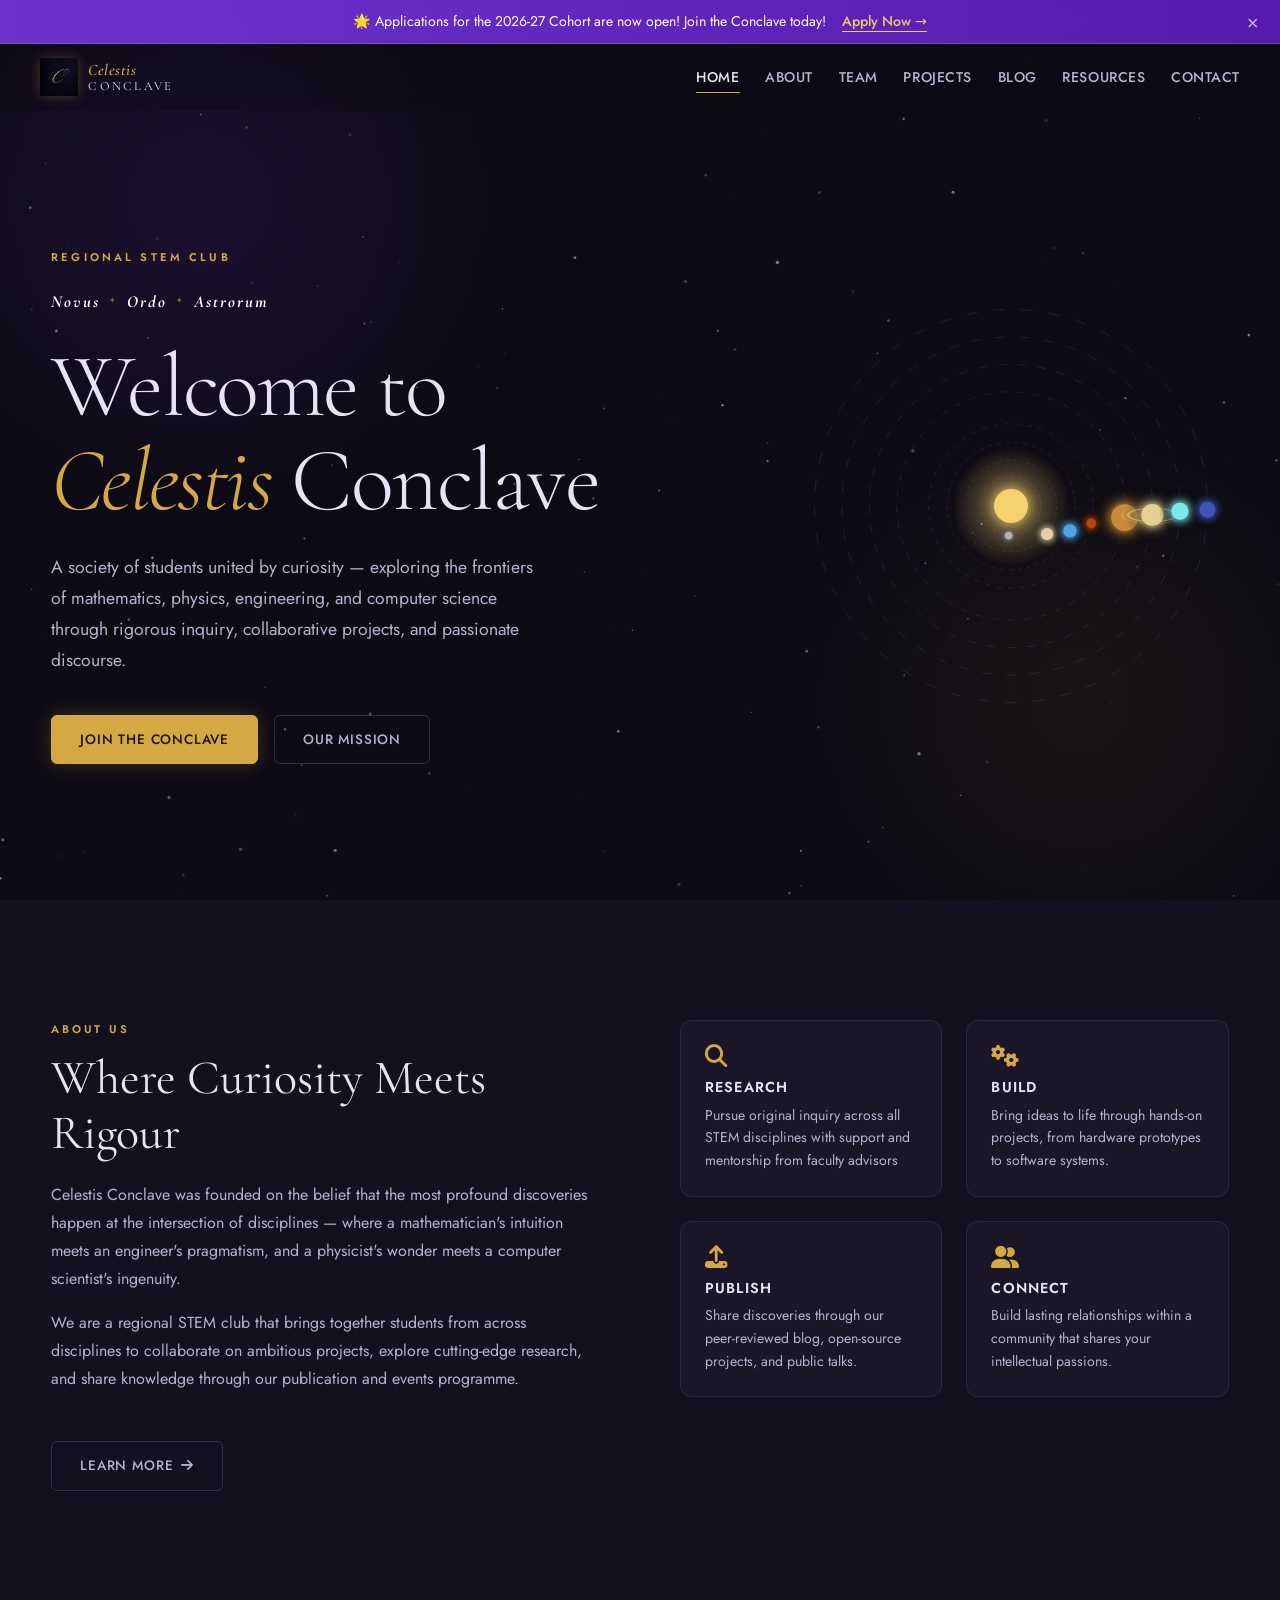
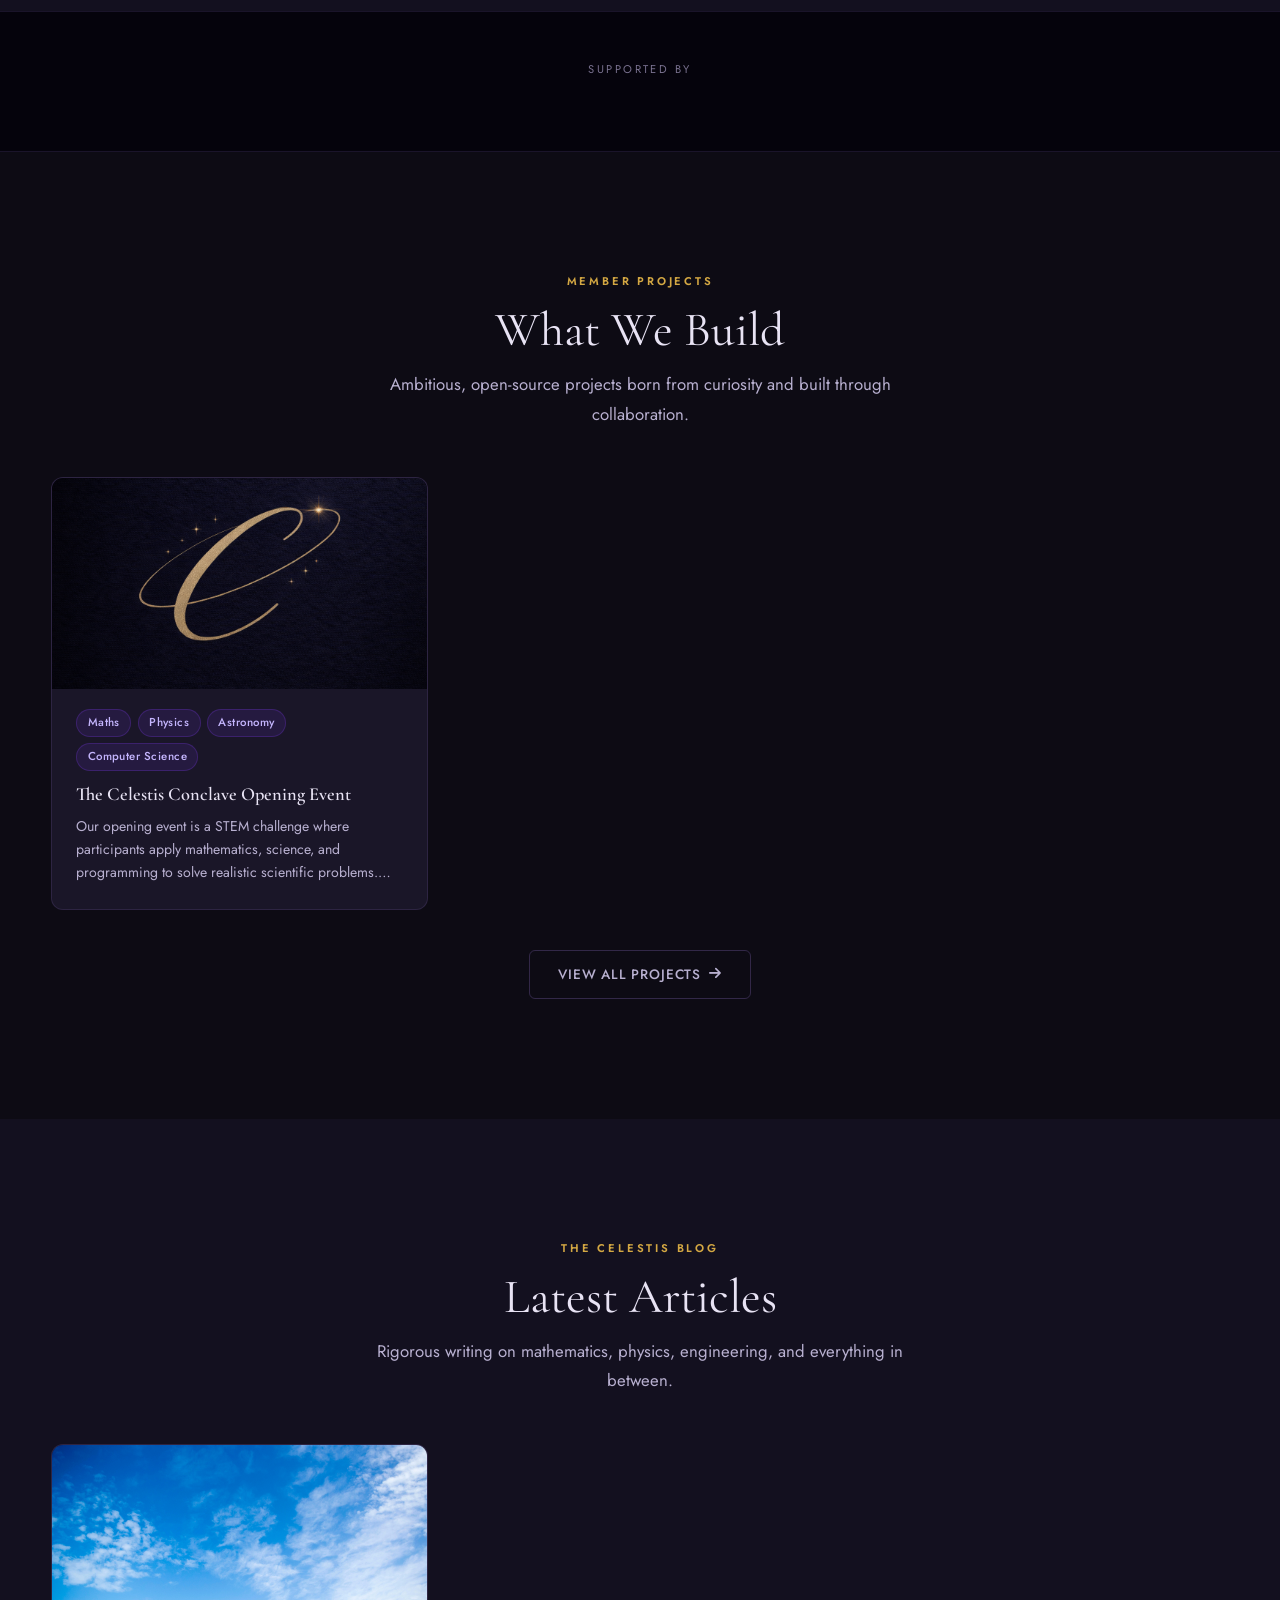
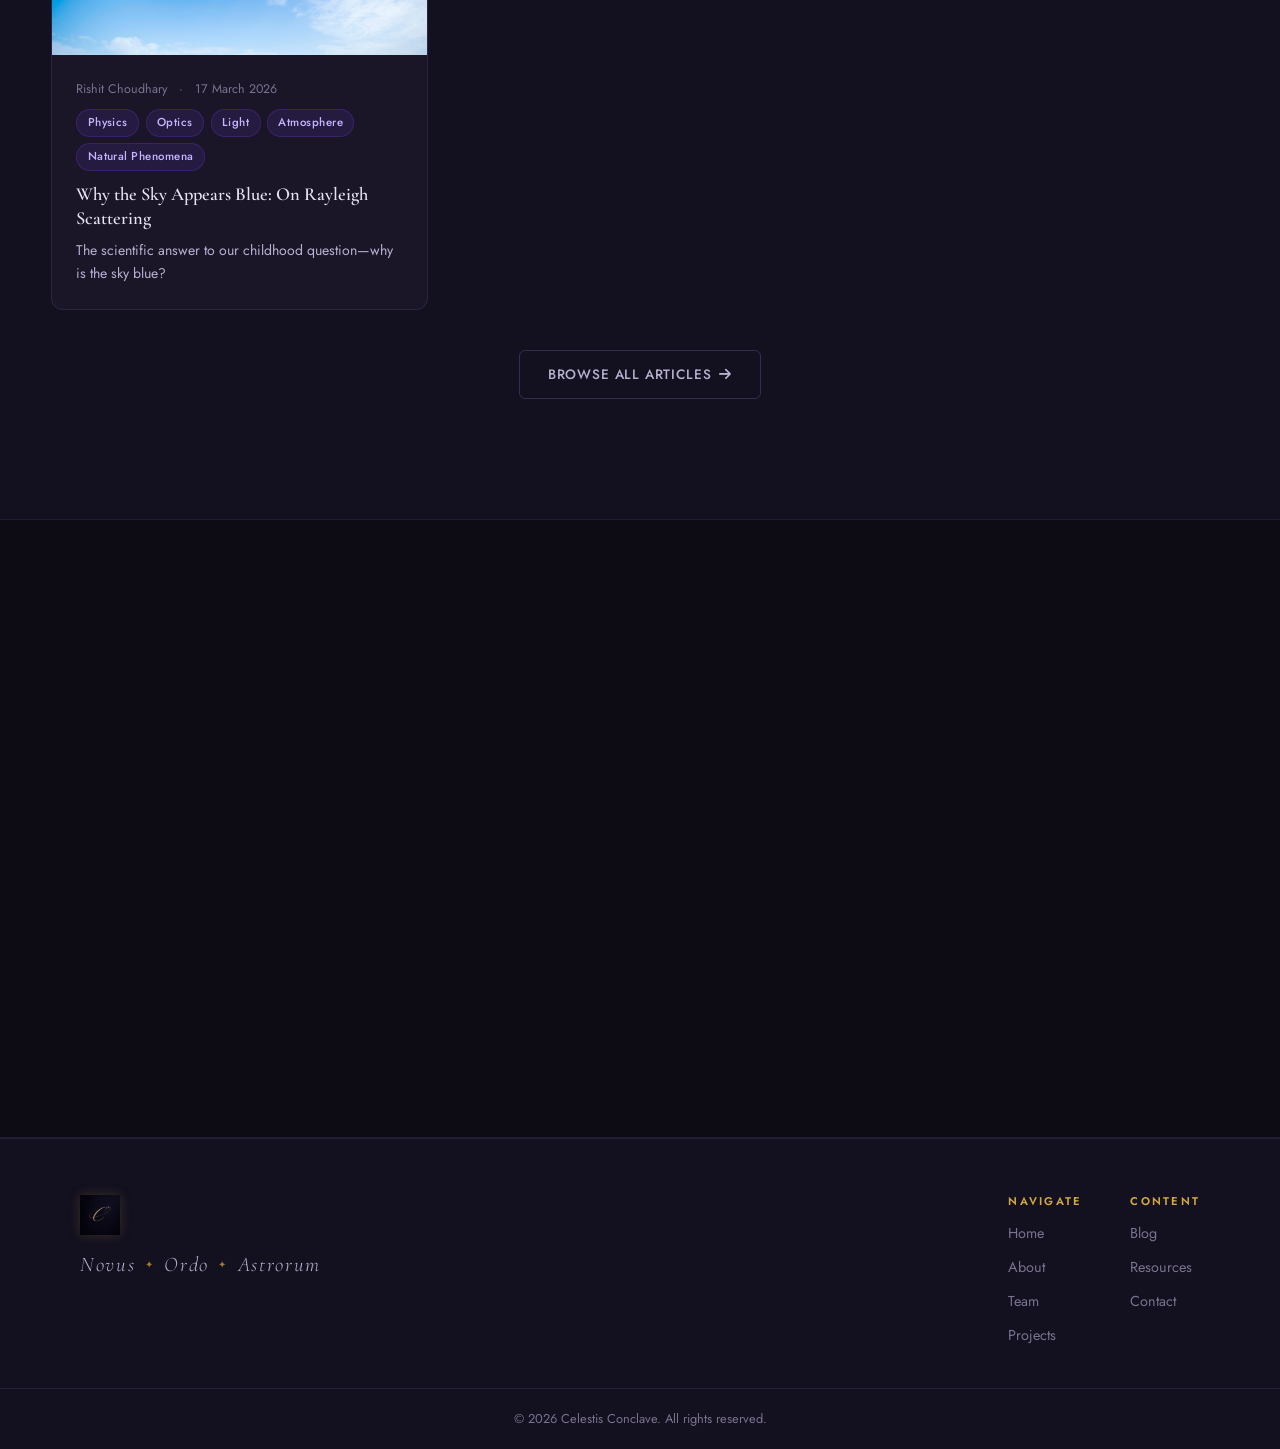
<file: index.html>
<!doctype html>
<html lang="en">
    <head>
        <meta charset="UTF-8" />
        <meta name="viewport" content="width=device-width, initial-scale=1.0" />
        <title>Celestis Conclave — Home</title>
        <link rel="stylesheet" href="css/styles.css" />
        <link rel="stylesheet" href="css/home.css" />
        <link rel="icon" href="assets/images/logo.png" />
        <link rel="stylesheet" href="https://cdnjs.cloudflare.com/ajax/libs/font-awesome/6.5.1/css/all.min.css" />
    </head>
    <body data-page="Home">
        <nav id="navbar"></nav>

        <main class="has-hero">
            <!-- ── HERO ── -->
            <section class="hero" id="hero">
                <canvas id="hero-canvas"></canvas>
                <div class="hero-glow hero-glow-1"></div>
                <div class="hero-glow hero-glow-2"></div>
                <div class="container hero-inner">
                    <div class="hero-content">
                        <span class="hero-eyebrow fade-up">Regional STEM Club</span>
                        <p class="hero-tagline fade-up fade-up-delay-1">
                            <span><strong>Novus</strong></span
                            ><span class="hero-tagline-dot">✦</span><span><strong>Ordo</strong></span
                            ><span class="hero-tagline-dot">✦</span><span><strong>Astrorum</strong></span>
                        </p>
                        <h1 class="hero-title fade-up fade-up-delay-2">
                            Welcome to<br />
                            <em class="gold">Celestis</em> Conclave
                        </h1>
                        <p class="hero-sub fade-up fade-up-delay-3">
                            A society of students united by curiosity — exploring the frontiers of mathematics, physics,
                            engineering, and computer science through rigorous inquiry, collaborative projects, and
                            passionate discourse.
                        </p>
                        <div class="hero-actions fade-up fade-up-delay-4">
                            <a href="contact.html" class="btn btn-gold">Join the Conclave</a>
                            <a href="about.html" class="btn btn-outline">Our Mission</a>
                        </div>
                    </div>
                    <div class="hero-ornament fade-up fade-up-delay-5">
                        <canvas id="solar-canvas"></canvas>
                    </div>
                </div>
            </section>

            <!-- ── ABOUT ── -->
            <section class="section about-section" id="about">
                <div class="container">
                    <div class="about-grid">
                        <div class="about-text reveal">
                            <span class="eyebrow">About Us</span>
                            <h2>Where Curiosity Meets Rigour</h2>
                            <p>
                                Celestis Conclave was founded on the belief that the most profound discoveries happen at
                                the intersection of disciplines — where a mathematician's intuition meets an engineer's
                                pragmatism, and a physicist's wonder meets a computer scientist's ingenuity.
                            </p>
                            <p>
                                We are a regional STEM club that brings together students from across disciplines to
                                collaborate on ambitious projects, explore cutting-edge research, and share knowledge
                                through our publication and events programme.
                            </p>
                            <a href="about.html" class="btn btn-outline mt-md"
                                >Learn More <i class="fa-solid fa-arrow-right"></i
                            ></a>
                        </div>
                        <div class="about-pillars reveal">
                            <div class="pillar">
                                <div class="pillar-icon"><i class="fa-solid fa-magnifying-glass"></i></div>
                                <h4>Research</h4>
                                <p>
                                    Pursue original inquiry across all STEM disciplines with support and mentorship from
                                    faculty advisors
                                </p>
                            </div>
                            <div class="pillar">
                                <div class="pillar-icon"><i class="fa-solid fa-gears"></i></div>
                                <h4>Build</h4>
                                <p>
                                    Bring ideas to life through hands-on projects, from hardware prototypes to software
                                    systems.
                                </p>
                            </div>
                            <div class="pillar">
                                <div class="pillar-icon"><i class="fa-solid fa-upload"></i></div>
                                <h4>Publish</h4>
                                <p>
                                    Share discoveries through our peer-reviewed blog, open-source projects, and public
                                    talks.
                                </p>
                            </div>
                            <div class="pillar">
                                <div class="pillar-icon"><i class="fa-solid fa-user-group"></i></div>
                                <h4>Connect</h4>
                                <p>
                                    Build lasting relationships within a community that shares your intellectual
                                    passions.
                                </p>
                            </div>
                        </div>
                    </div>
                </div>
            </section>

            <!-- ── SPONSORS ── -->
            <section class="sponsors-section">
                <div class="container">
                    <p class="sponsors-label">Supported By</p>
                    <div class="sponsors-track-wrapper">
                        <div class="sponsors-track" id="sponsors-track">
                            <!-- Injected by JS -->
                        </div>
                    </div>
                </div>
            </section>

            <!-- ── FEATURED PROJECTS ── -->
            <section class="section" id="projects-preview">
                <div class="container">
                    <div class="section-header reveal">
                        <span class="eyebrow">Member Projects</span>
                        <h2>What We Build</h2>
                        <p>Ambitious, open-source projects born from curiosity and built through collaboration.</p>
                    </div>
                    <div class="grid-3" id="featured-projects-grid">
                        <!-- Injected by JS -->
                    </div>
                    <div class="see-more-wrap reveal">
                        <a href="projects.html" class="btn btn-outline"
                            >View All Projects <i class="fa-solid fa-arrow-right"></i
                        ></a>
                    </div>
                </div>
            </section>

            <!-- ── LATEST BLOG ── -->
            <section class="section" id="blog-preview" style="background: var(--clr-bg-2)">
                <div class="container">
                    <div class="section-header reveal">
                        <span class="eyebrow">The Celestis Blog</span>
                        <h2>Latest Articles</h2>
                        <p>Rigorous writing on mathematics, physics, engineering, and everything in between.</p>
                    </div>
                    <div class="grid-3" id="featured-articles-grid">
                        <!-- Injected by JS -->
                    </div>
                    <div class="see-more-wrap reveal">
                        <a href="blog.html" class="btn btn-outline"
                            >Browse All Articles <i class="fa-solid fa-arrow-right"></i
                        ></a>
                    </div>
                </div>
            </section>

            <!-- ── JOIN SECTION ── -->
            <section class="section join-section" id="join">
                <div class="container">
                    <div class="join-inner reveal">
                        <div class="join-deco">✦</div>
                        <span class="eyebrow">Join Us</span>
                        <h2>Ready to Join the Conclave?</h2>
                        <p>
                            Applications for the 2026-27 academic year are open. We welcome curious minds from any
                            discipline or year of study.
                        </p>
                        <div
                            style="display: flex; gap: 1rem; justify-content: center; flex-wrap: wrap; margin-top: 2rem"
                        >
                            <a href="contact.html" class="btn btn-gold">Apply Now</a>
                            <a href="team.html" class="btn btn-outline">Meet the Team</a>
                        </div>
                    </div>
                </div>
            </section>
        </main>

        <footer id="footer"></footer>

        <script src="js/data.js"></script>
        <script src="js/app.js"></script>
        <script src="js/home.js"></script>
    </body>
</html>
</file>
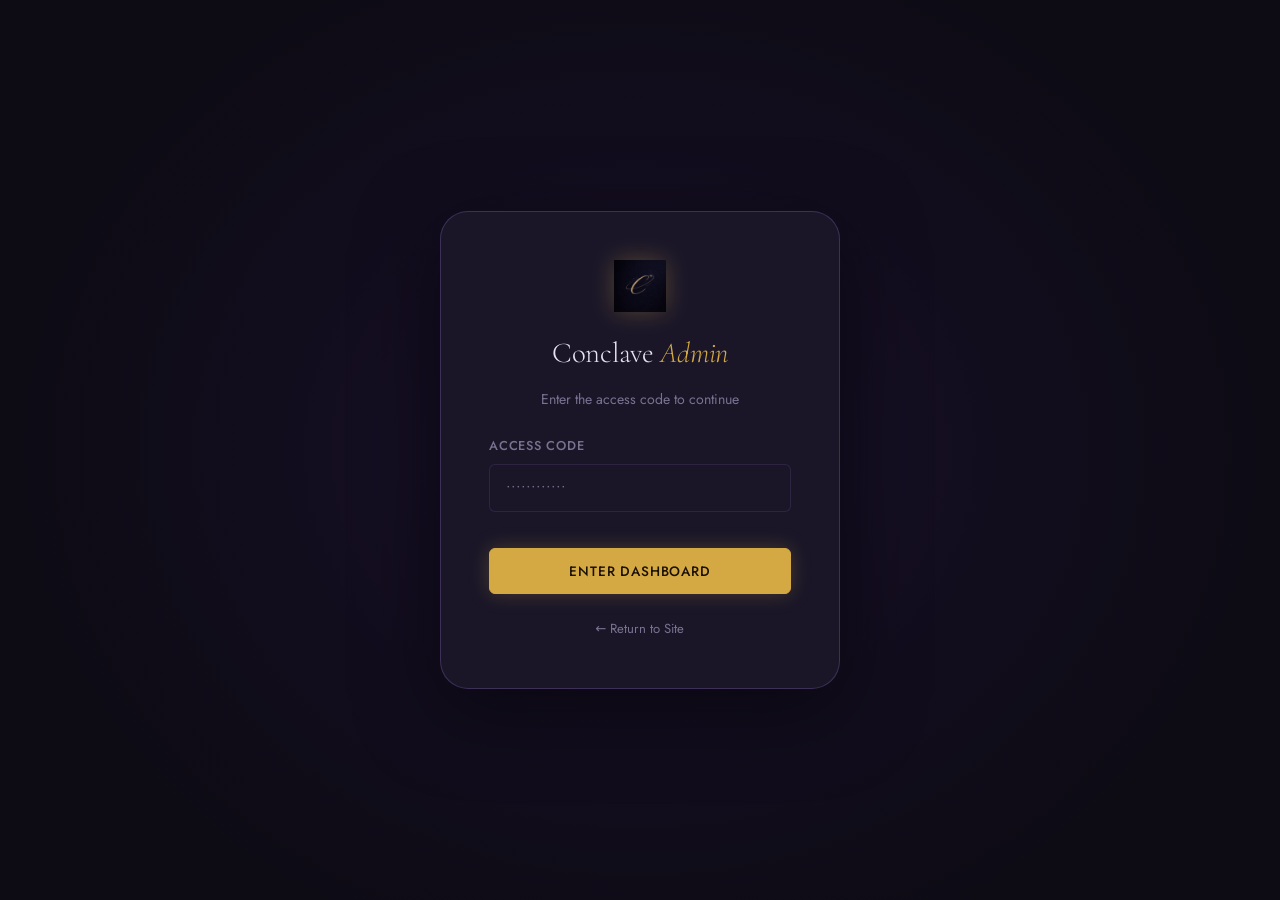
<file: admin/index.html>
<!doctype html>
<html lang="en">
    <head>
        <meta charset="UTF-8" />
        <meta name="viewport" content="width=device-width, initial-scale=1.0" />
        <title>Admin — Celestis Conclave</title>
        <link rel="stylesheet" href="../css/styles.css" />
        <link rel="stylesheet" href="admin.css" />
        <link rel="icon" href="../assets/images/logo.png" />
        <link rel="stylesheet" href="https://cdnjs.cloudflare.com/ajax/libs/font-awesome/6.5.0/css/all.min.css" />
    </head>
    <body class="admin-body">
        <!-- LOGIN SCREEN -->
        <div id="admin-login" class="admin-login-screen">
            <div class="admin-login-card">
                <div class="admin-login-logo">
                    <img
                        src="../assets/images/logo.png"
                        alt="Celestis"
                        class="admin-logo-img"
                        onerror="
                            this.style.display = 'none';
                            this.nextElementSibling.style.display = 'block';
                        "
                    />
                    <div class="admin-logo-fallback" style="display: none">✦</div>
                </div>
                <h1 class="admin-login-title">Conclave <em>Admin</em></h1>
                <p class="admin-login-sub">Enter the access code to continue</p>
                <div class="form-group">
                    <label for="admin-pass">Access Code</label>
                    <input
                        type="password"
                        id="admin-pass"
                        class="form-input"
                        placeholder="••••••••••••"
                        autocomplete="current-password"
                    />
                </div>
                <button class="btn btn-gold" id="admin-login-btn" style="width: 100%; justify-content: center">
                    Enter Dashboard
                </button>
                <p id="admin-login-error" class="admin-login-error" style="display: none">Incorrect access code.</p>
                <a href="../index.html" class="admin-back-link">← Return to Site</a>
            </div>
        </div>

        <!-- ADMIN DASHBOARD -->
        <div id="admin-dashboard" class="admin-dashboard" style="display: none">
            <!-- Sidebar -->
            <aside class="admin-sidebar">
                <div class="admin-sidebar-brand">
                    <img
                        src="../assets/images/logo.png"
                        alt=""
                        class="admin-brand-logo"
                        onerror="this.style.display = 'none'"
                    />
                    <span>Admin</span>
                </div>
                <nav class="admin-nav">
                    <button class="admin-nav-item active" data-panel="overview">
                        <span class="fa-solid fa-gauge"></span> Overview
                    </button>
                    <button class="admin-nav-item" data-panel="announcement">
                        <span class="fa-solid fa-bullhorn"></span> Announcement
                    </button>
                    <button class="admin-nav-item" data-panel="projects">
                        <span class="fa-solid fa-flask"></span> Projects
                    </button>
                    <button class="admin-nav-item" data-panel="articles">
                        <span class="fa-solid fa-newspaper"></span> Articles
                    </button>
                    <button class="admin-nav-item" data-panel="resources">
                        <span class="fa-solid fa-folder-open"></span> Resources
                    </button>
                    <button class="admin-nav-item" data-panel="team">
                        <span class="fa-solid fa-users"></span> Team
                    </button>
                </nav>
                <div class="admin-sidebar-footer">
                    <a href="../index.html" class="admin-nav-item admin-view-site" style="text-decoration: none">
                        <span class="fa-solid fa-globe"></span> View Site
                    </a>
                </div>
            </aside>

            <!-- Main content -->
            <div class="admin-main">
                <!-- PAT + Push Bar -->
                <div class="admin-push-bar">
                    <div class="pat-input-wrap">
                        <label for="gh-pat">GitHub PAT</label>
                        <input
                            type="password"
                            id="gh-pat"
                            class="form-input pat-input"
                            placeholder="ghp_xxxxxxxxxxxxxxxxxxxx"
                        />
                    </div>
                    <div class="pat-meta-wrap">
                        <div
                            class="form-group"
                            style="margin: 0; flex-direction: row; align-items: center; gap: 0.5rem"
                        >
                            <label style="white-space: nowrap">Owner/Repo</label>
                            <input
                                type="text"
                                id="gh-repo"
                                class="form-input"
                                placeholder="username/repo-name"
                                style="width: 220px"
                            />
                        </div>
                        <div
                            class="form-group"
                            style="margin: 0; flex-direction: row; align-items: center; gap: 0.5rem"
                        >
                            <label>Branch</label>
                            <input
                                type="text"
                                id="gh-branch"
                                class="form-input"
                                placeholder="main"
                                style="width: 100px"
                                value="main"
                            />
                        </div>
                    </div>
                    <button class="btn btn-gold" id="push-btn">↑ Push Changes</button>
                </div>

                <div class="admin-panels">
                    <!-- ── OVERVIEW ── -->
                    <div class="admin-panel active" id="panel-overview">
                        <h2 class="panel-title">Overview</h2>
                        <div class="overview-stats" id="overview-stats"></div>
                        <div class="overview-pending">
                            <h3>Pending Local Changes</h3>
                            <p id="pending-summary" class="pending-summary">No unsaved changes.</p>
                        </div>
                    </div>

                    <!-- ── ANNOUNCEMENT ── -->
                    <div class="admin-panel" id="panel-announcement">
                        <h2 class="panel-title">Announcement Banner</h2>
                        <div class="admin-form-card">
                            <div class="form-group">
                                <label>Banner Active</label>
                                <div class="toggle-wrap">
                                    <label class="toggle">
                                        <input type="checkbox" id="ann-active" />
                                        <span class="toggle-slider"></span>
                                    </label>
                                    <span id="ann-active-label">Inactive</span>
                                </div>
                            </div>
                            <div class="form-group">
                                <label for="ann-message">Message</label>
                                <input
                                    type="text"
                                    id="ann-message"
                                    class="form-input"
                                    placeholder="Announcement text…"
                                />
                            </div>
                            <div class="form-row-2">
                                <div class="form-group">
                                    <label for="ann-link">Link URL (optional)</label>
                                    <input type="text" id="ann-link" class="form-input" placeholder="./contact.html" />
                                </div>
                                <div class="form-group">
                                    <label for="ann-link-text">Link Text</label>
                                    <input type="text" id="ann-link-text" class="form-input" placeholder="Learn More" />
                                </div>
                            </div>
                            <button class="btn btn-primary" id="save-announcement">Save Announcement</button>
                        </div>
                    </div>

                    <!-- ── PROJECTS ── -->
                    <div class="admin-panel" id="panel-projects">
                        <div class="panel-header">
                            <h2 class="panel-title">Projects</h2>
                            <button class="btn btn-primary" id="add-project-btn">+ Add Project</button>
                        </div>
                        <div class="admin-list" id="projects-list"></div>
                    </div>

                    <!-- ── ARTICLES ── -->
                    <div class="admin-panel" id="panel-articles">
                        <div class="panel-header">
                            <h2 class="panel-title">Articles</h2>
                            <button class="btn btn-primary" id="add-article-btn">+ Add Article</button>
                        </div>
                        <div class="admin-list" id="articles-list"></div>
                    </div>

                    <!-- ── RESOURCES ── -->
                    <div class="admin-panel" id="panel-resources">
                        <div class="panel-header">
                            <h2 class="panel-title">Resources</h2>
                            <button class="btn btn-primary" id="add-resource-btn">+ Add Resource</button>
                        </div>
                        <div class="admin-list" id="resources-list"></div>
                    </div>

                    <!-- ── TEAM ── -->
                    <div class="admin-panel" id="panel-team">
                        <div class="panel-header">
                            <h2 class="panel-title">Team Members</h2>
                            <button class="btn btn-primary" id="add-team-btn">+ Add Member</button>
                        </div>
                        <div class="admin-list" id="team-list"></div>
                    </div>
                </div>
            </div>
        </div>

        <!-- ── EDIT MODAL ── -->
        <div class="modal-overlay" id="edit-modal">
            <div class="modal admin-edit-modal" id="edit-modal-content">
                <button class="modal-close" id="edit-modal-close">×</button>
                <!-- Dynamic content -->
            </div>
        </div>

        <!-- ── DELETE CONFIRM MODAL ── -->
        <div class="modal-overlay" id="confirm-modal">
            <div class="modal" style="max-width: 420px; text-align: center; padding: 2.5rem">
                <button class="modal-close" id="confirm-modal-close">×</button>
                <div style="font-size: 2.5rem; color: var(--clr-gold); margin-bottom: 1rem">⚠</div>
                <h3 id="confirm-title">Delete this item?</h3>
                <p id="confirm-body" style="margin-top: 0.5rem; margin-bottom: 1.5rem; color: var(--clr-text-3)">
                    This action will mark the item for deletion. It will be removed from the site when you push changes.
                </p>
                <div style="display: flex; gap: 1rem; justify-content: center">
                    <button class="btn btn-outline" id="confirm-cancel">Cancel</button>
                    <button class="btn btn-danger" id="confirm-ok">Delete</button>
                </div>
            </div>
        </div>

        <script src="../js/data.js"></script>
        <script src="admin.js"></script>
    </body>
</html>
</file>
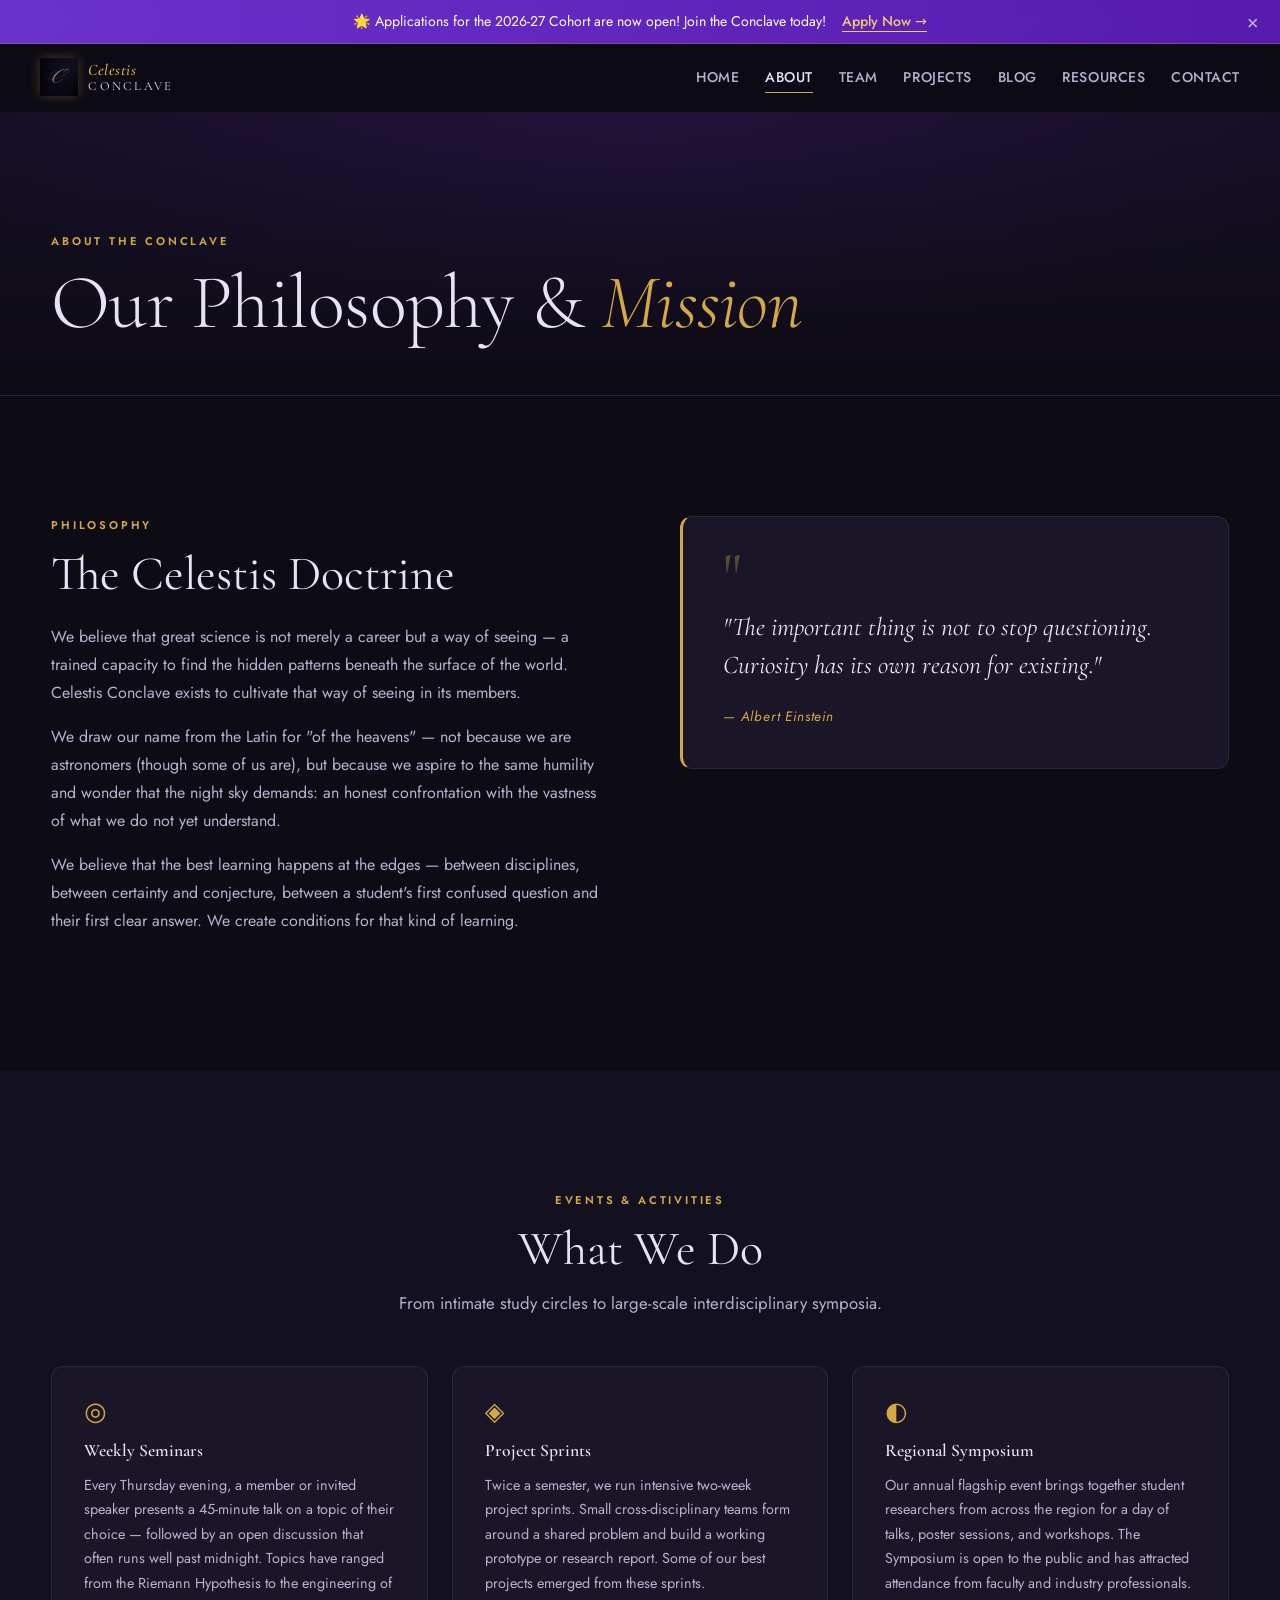
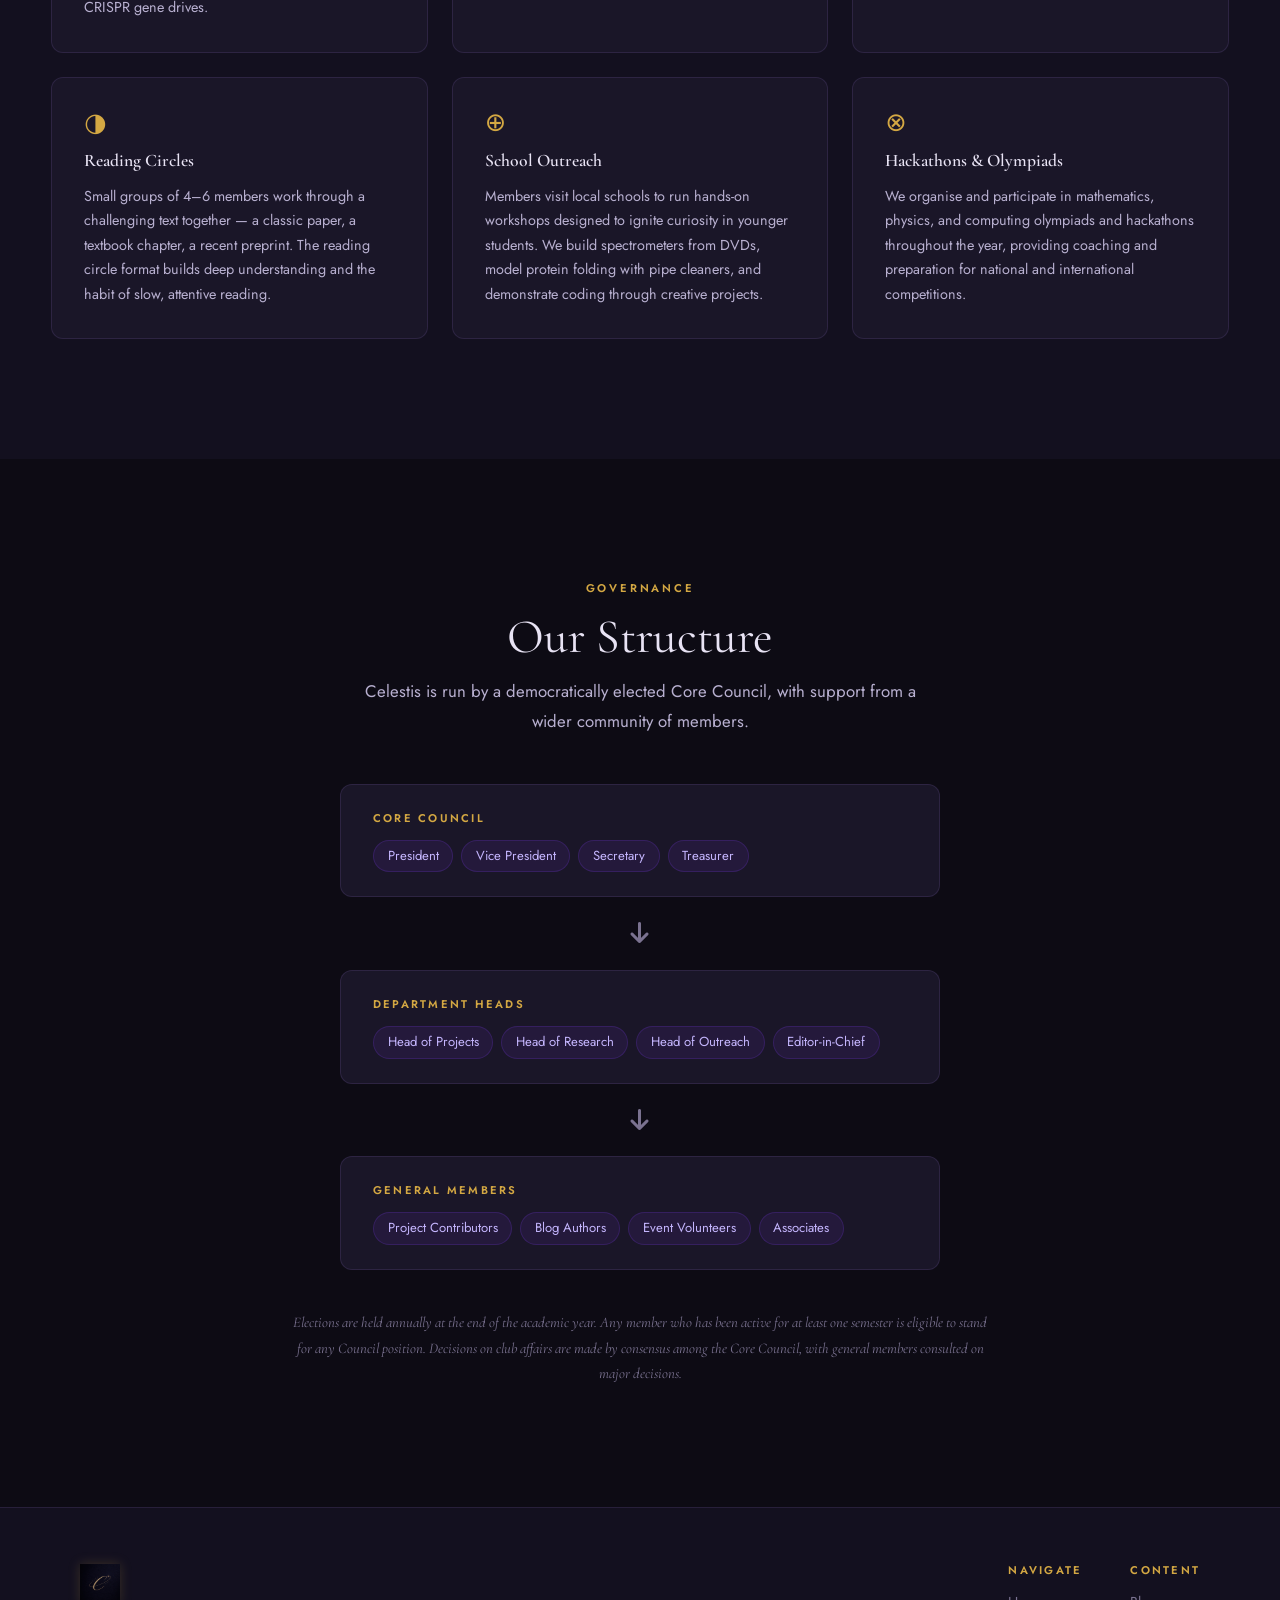
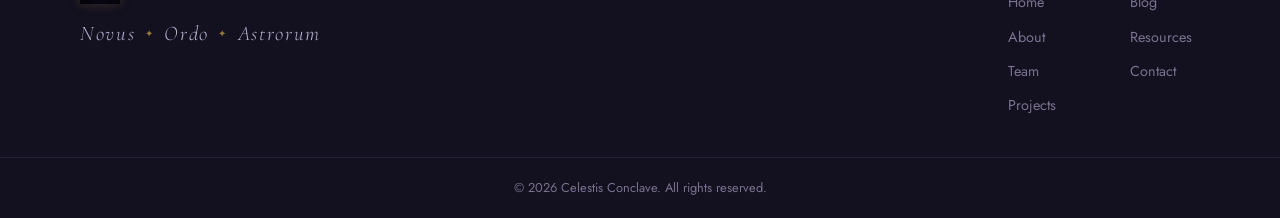
<file: about.html>
<!doctype html>
<html lang="en">
    <head>
        <meta charset="UTF-8" />
        <meta name="viewport" content="width=device-width, initial-scale=1.0" />
        <title>About — Celestis Conclave</title>
        <link rel="stylesheet" href="css/styles.css" />
        <link rel="stylesheet" href="css/about.css" />
        <link rel="icon" href="assets/images/logo.png" />
        <link rel="stylesheet" href="https://cdnjs.cloudflare.com/ajax/libs/font-awesome/6.5.1/css/all.min.css" />
    </head>
    <body data-page="About">
        <nav id="navbar"></nav>

        <main>
            <section class="page-hero section">
                <div class="container page-hero-inner">
                    <span class="eyebrow">About the Conclave</span>
                    <h1>Our Philosophy & <em class="gold">Mission</em></h1>
                </div>
            </section>

            <!-- PHILOSOPHY -->
            <section class="section philosophy-section">
                <div class="container">
                    <div class="philosophy-grid">
                        <div class="reveal">
                            <span class="eyebrow">Philosophy</span>
                            <h2>The Celestis Doctrine</h2>
                            <p>
                                We believe that great science is not merely a career but a way of seeing — a trained
                                capacity to find the hidden patterns beneath the surface of the world. Celestis Conclave
                                exists to cultivate that way of seeing in its members.
                            </p>
                            <p>
                                We draw our name from the Latin for "of the heavens" — not because we are astronomers
                                (though some of us are), but because we aspire to the same humility and wonder that the
                                night sky demands: an honest confrontation with the vastness of what we do not yet
                                understand.
                            </p>
                            <p>
                                We believe that the best learning happens at the edges — between disciplines, between
                                certainty and conjecture, between a student's first confused question and their first
                                clear answer. We create conditions for that kind of learning.
                            </p>
                        </div>
                        <div class="philosophy-quote-block reveal">
                            <div class="quote-ornament">"</div>
                            <blockquote class="big-quote">
                                "The important thing is not to stop questioning. Curiosity has its own reason for
                                existing."
                            </blockquote>
                            <cite>— Albert Einstein</cite>
                        </div>
                    </div>
                </div>
            </section>

            <!-- EVENTS -->
            <section class="section events-section" style="background: var(--clr-bg-2)">
                <div class="container">
                    <div class="section-header reveal">
                        <span class="eyebrow">Events & Activities</span>
                        <h2>What We Do</h2>
                        <p>From intimate study circles to large-scale interdisciplinary symposia.</p>
                    </div>
                    <div class="events-grid">
                        <div class="event-card reveal">
                            <div class="event-icon">◎</div>
                            <h3>Weekly Seminars</h3>
                            <p>
                                Every Thursday evening, a member or invited speaker presents a 45-minute talk on a topic
                                of their choice — followed by an open discussion that often runs well past midnight.
                                Topics have ranged from the Riemann Hypothesis to the engineering of CRISPR gene drives.
                            </p>
                        </div>
                        <div class="event-card reveal">
                            <div class="event-icon">◈</div>
                            <h3>Project Sprints</h3>
                            <p>
                                Twice a semester, we run intensive two-week project sprints. Small cross-disciplinary
                                teams form around a shared problem and build a working prototype or research report.
                                Some of our best projects emerged from these sprints.
                            </p>
                        </div>
                        <div class="event-card reveal">
                            <div class="event-icon">◐</div>
                            <h3>Regional Symposium</h3>
                            <p>
                                Our annual flagship event brings together student researchers from across the region for
                                a day of talks, poster sessions, and workshops. The Symposium is open to the public and
                                has attracted attendance from faculty and industry professionals.
                            </p>
                        </div>
                        <div class="event-card reveal">
                            <div class="event-icon">◑</div>
                            <h3>Reading Circles</h3>
                            <p>
                                Small groups of 4–6 members work through a challenging text together — a classic paper,
                                a textbook chapter, a recent preprint. The reading circle format builds deep
                                understanding and the habit of slow, attentive reading.
                            </p>
                        </div>
                        <div class="event-card reveal">
                            <div class="event-icon">⊕</div>
                            <h3>School Outreach</h3>
                            <p>
                                Members visit local schools to run hands-on workshops designed to ignite curiosity in
                                younger students. We build spectrometers from DVDs, model protein folding with pipe
                                cleaners, and demonstrate coding through creative projects.
                            </p>
                        </div>
                        <div class="event-card reveal">
                            <div class="event-icon">⊗</div>
                            <h3>Hackathons & Olympiads</h3>
                            <p>
                                We organise and participate in mathematics, physics, and computing olympiads and
                                hackathons throughout the year, providing coaching and preparation for national and
                                international competitions.
                            </p>
                        </div>
                    </div>
                </div>
            </section>

            <!-- STRUCTURE -->
            <section class="section structure-section">
                <div class="container">
                    <div class="section-header reveal">
                        <span class="eyebrow">Governance</span>
                        <h2>Our Structure</h2>
                        <p>
                            Celestis is run by a democratically elected Core Council, with support from a wider
                            community of members.
                        </p>
                    </div>
                    <div class="structure-grid reveal">
                        <div class="struct-tier">
                            <div class="struct-tier-label">Core Council</div>
                            <div class="struct-roles">
                                <div class="struct-role">President</div>
                                <div class="struct-role">Vice President</div>
                                <div class="struct-role">Secretary</div>
                                <div class="struct-role">Treasurer</div>
                            </div>
                        </div>
                        <div class="struct-arrow"><i class="fa-solid fa-arrow-down"></i></div>
                        <div class="struct-tier">
                            <div class="struct-tier-label">Department Heads</div>
                            <div class="struct-roles">
                                <div class="struct-role">Head of Projects</div>
                                <div class="struct-role">Head of Research</div>
                                <div class="struct-role">Head of Outreach</div>
                                <div class="struct-role">Editor-in-Chief</div>
                            </div>
                        </div>
                        <div class="struct-arrow"><i class="fa-solid fa-arrow-down"></i></div>
                        <div class="struct-tier">
                            <div class="struct-tier-label">General Members</div>
                            <div class="struct-roles">
                                <div class="struct-role">Project Contributors</div>
                                <div class="struct-role">Blog Authors</div>
                                <div class="struct-role">Event Volunteers</div>
                                <div class="struct-role">Associates</div>
                            </div>
                        </div>
                    </div>
                    <p class="structure-note reveal">
                        Elections are held annually at the end of the academic year. Any member who has been active for
                        at least one semester is eligible to stand for any Council position. Decisions on club affairs
                        are made by consensus among the Core Council, with general members consulted on major decisions.
                    </p>
                </div>
            </section>
        </main>

        <footer id="footer"></footer>

        <script src="js/data.js"></script>
        <script src="js/app.js"></script>
        <script>
            document.addEventListener('DOMContentLoaded', () => {
                const obs = new IntersectionObserver(
                    (entries) => {
                        entries.forEach((e) => {
                            if (e.isIntersecting) {
                                e.target.classList.add('visible');
                                obs.unobserve(e.target);
                            }
                        });
                    },
                    { threshold: 0.12 },
                );
                document.querySelectorAll('.reveal').forEach((el) => obs.observe(el));
            });
        </script>
    </body>
</html>
</file>
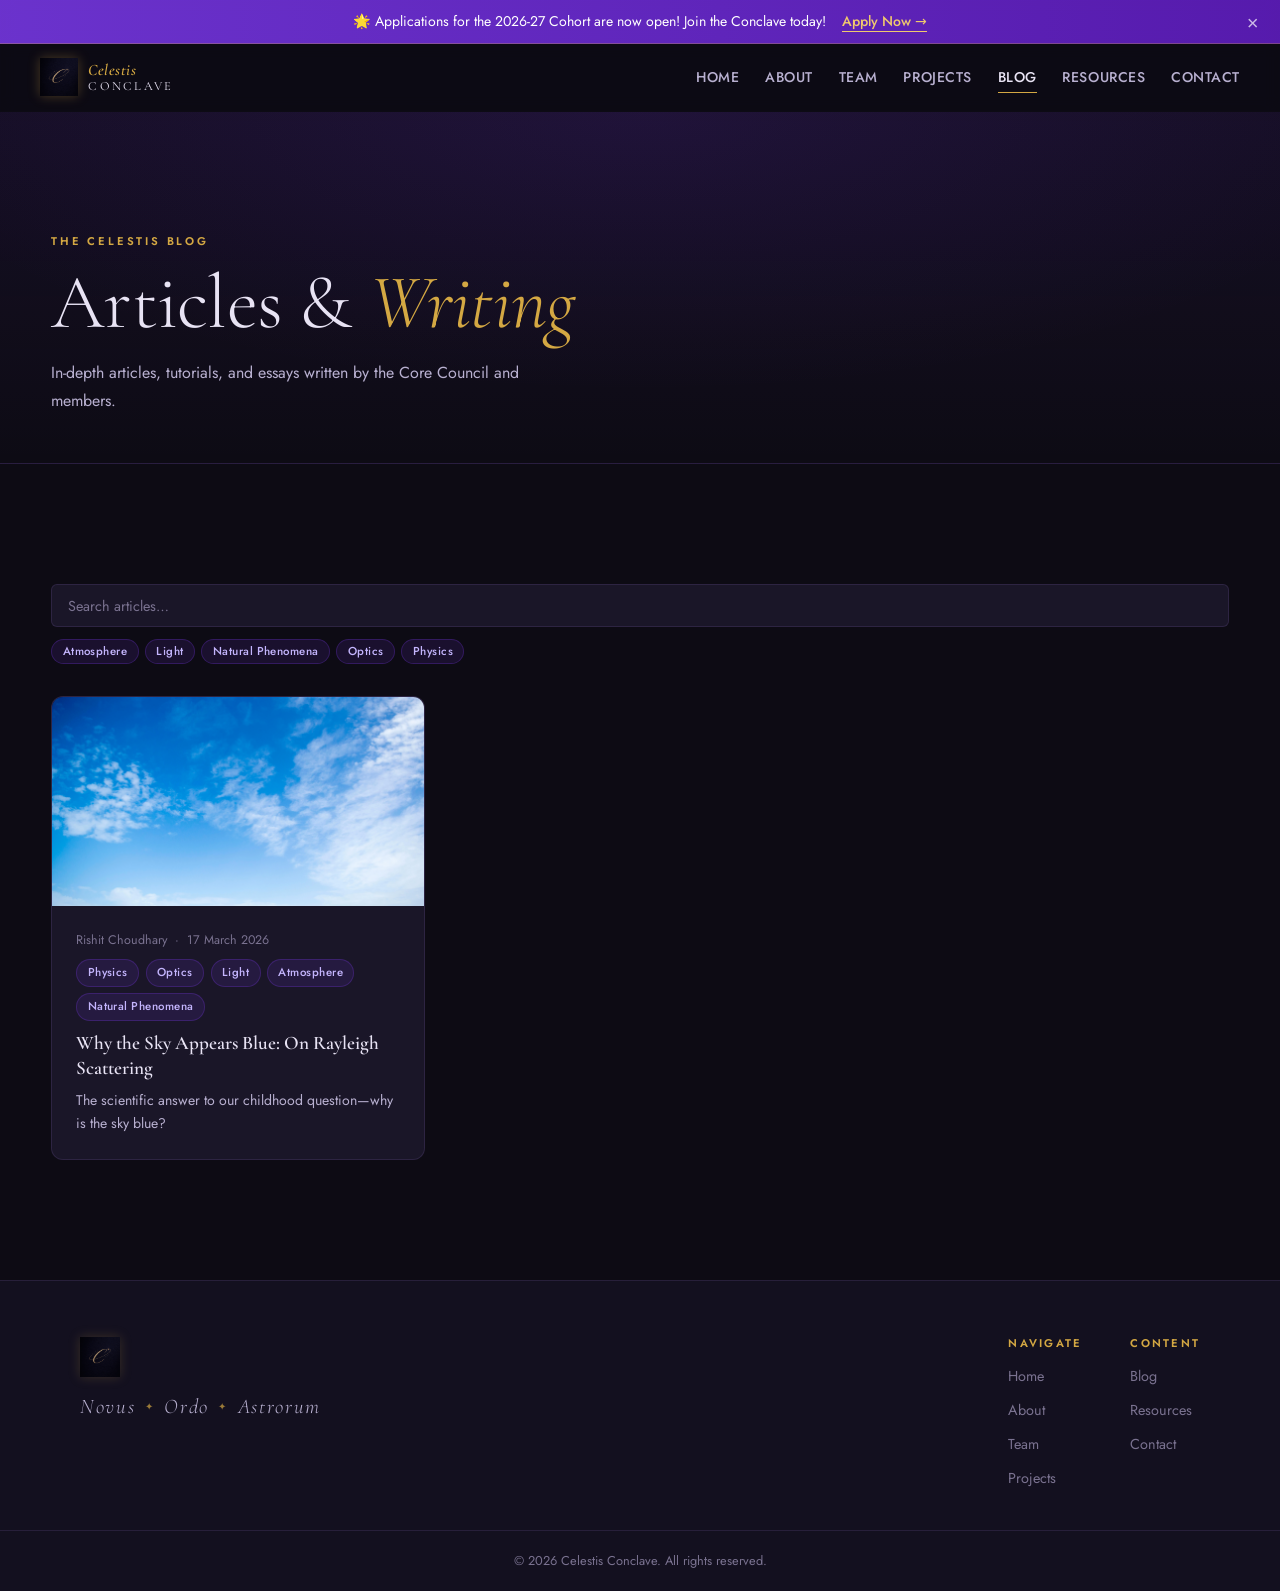
<file: blog.html>
<!DOCTYPE html>
<html lang="en">
<head>
  <meta charset="UTF-8">
  <meta name="viewport" content="width=device-width, initial-scale=1.0">
  <title>Blog — Celestis Conclave</title>
  <link rel="stylesheet" href="css/styles.css">
  <link rel="stylesheet" href="css/blog.css">
  <link rel="icon" href="assets/images/logo.png">
</head>
<body data-page="Blog">
  <nav id="navbar"></nav>

  <main>
    <section class="page-hero section">
      <div class="container page-hero-inner">
        <span class="eyebrow">The Celestis Blog</span>
        <h1>Articles & <em class="gold">Writing</em></h1>
        <p style="color:var(--clr-text-2); max-width:520px; margin-top:0.75rem;">
          In-depth articles, tutorials, and essays written by the Core Council and members.
        </p>
      </div>
    </section>

    <section class="section">
      <div class="container">
        <div class="filter-bar">
          <input type="text" id="blog-search" class="filter-search" placeholder="Search articles…">
          <div class="filter-tags" id="blog-tag-filters"></div>
        </div>
        <div id="blog-grid" class="blog-grid"></div>
        <p id="no-results" class="no-results" style="display:none; text-align:center; color:var(--clr-text-3); margin-top:3rem; font-family:var(--font-serif); font-size:1.1rem;">
          No articles found.
        </p>
      </div>
    </section>
  </main>

  <footer id="footer"></footer>
  <script src="js/data.js"></script>
  <script src="js/app.js"></script>
  <script src="js/blog.js"></script>
</body>
</html>
</file>
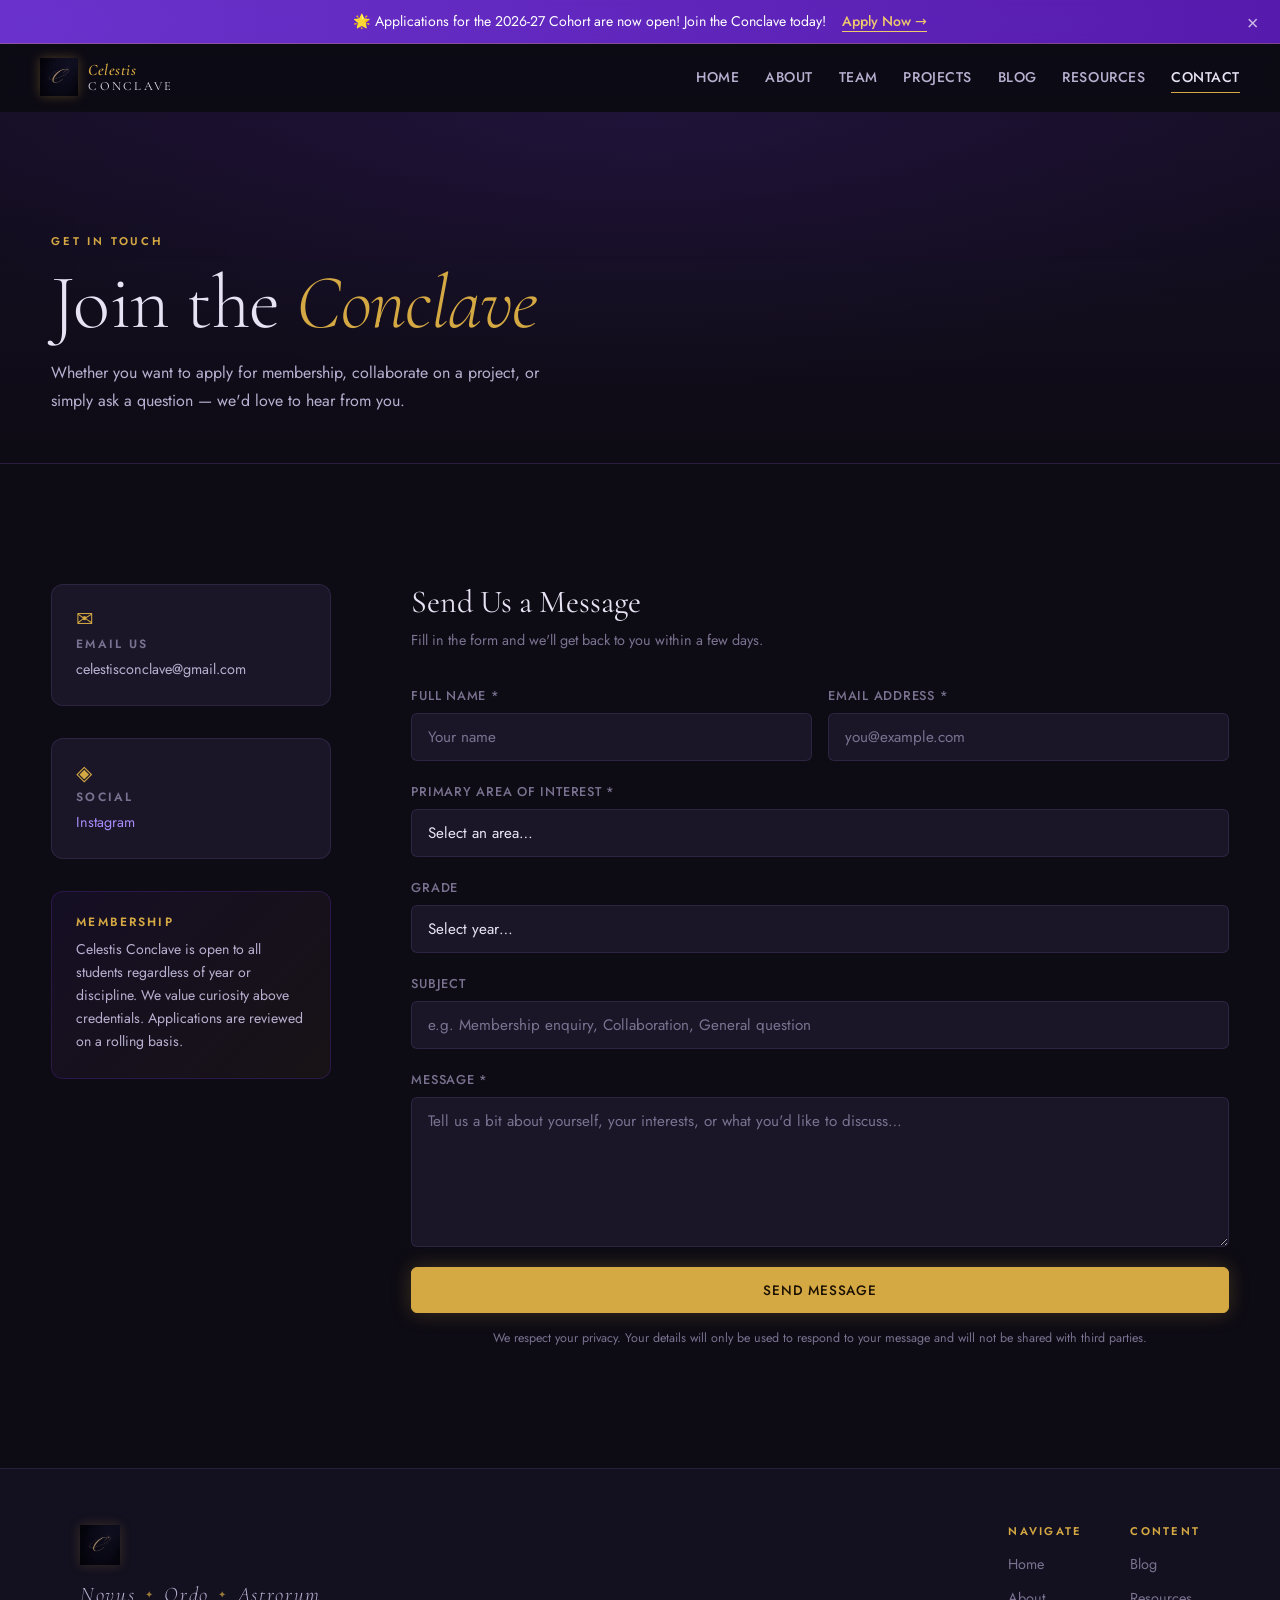
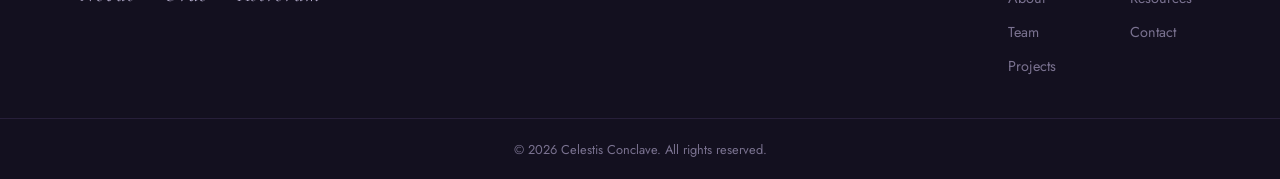
<file: contact.html>
<!doctype html>
<html lang="en">
    <head>
        <meta charset="UTF-8" />
        <meta name="viewport" content="width=device-width, initial-scale=1.0" />
        <title>Contact — Celestis Conclave</title>
        <link rel="stylesheet" href="css/styles.css" />
        <link rel="stylesheet" href="css/contact.css" />
        <link rel="icon" href="assets/images/logo.png" />
    </head>
    <body data-page="Contact">
        <nav id="navbar"></nav>

        <main>
            <section class="page-hero section">
                <div class="container page-hero-inner">
                    <span class="eyebrow">Get In Touch</span>
                    <h1>Join the <em class="gold">Conclave</em></h1>
                    <p style="color: var(--clr-text-2); max-width: 520px; margin-top: 0.75rem">
                        Whether you want to apply for membership, collaborate on a project, or simply ask a question —
                        we'd love to hear from you.
                    </p>
                </div>
            </section>

            <section class="section">
                <div class="container contact-layout">
                    <!-- Info column -->
                    <div class="contact-info">
                        <div class="contact-info-block reveal">
                            <div class="contact-info-icon">✉</div>
                            <h4>Email Us</h4>
                            <p>celestisconclave@gmail.com</p>
                        </div>
                        <div class="contact-info-block reveal">
                            <div class="contact-info-icon">◈</div>
                            <h4>Social</h4>
                            <p>
                                <a href="https://www.instagram.com/celestisconclave" class="contact-social-link">Instagram</a>
                            </p>
                        </div>
                        <div class="membership-note reveal">
                            <h4>Membership</h4>
                            <p>
                                Celestis Conclave is open to all students regardless of year or discipline. We value
                                curiosity above credentials. Applications are reviewed on a rolling basis.
                            </p>
                        </div>
                    </div>

                    <!-- Form column -->
                    <div class="contact-form-wrap reveal">
                        <h2 class="form-heading">Send Us a Message</h2>
                        <p class="form-sub">Fill in the form and we'll get back to you within a few days.</p>

                        <form id="contact-form" class="contact-form" novalidate>
                            <div class="form-row">
                                <div class="form-group">
                                    <label for="cf-name">Full Name *</label>
                                    <input
                                        type="text"
                                        id="cf-name"
                                        class="form-input"
                                        placeholder="Your name"
                                        required
                                    />
                                </div>
                                <div class="form-group">
                                    <label for="cf-email">Email Address *</label>
                                    <input
                                        type="email"
                                        id="cf-email"
                                        class="form-input"
                                        placeholder="you@example.com"
                                        required
                                    />
                                </div>
                            </div>

                            <div class="form-group">
                                <label for="cf-interest">Primary Area of Interest *</label>
                                <select id="cf-interest" class="form-select" required>
                                    <option value="" disabled selected>Select an area…</option>
                                    <option>Mathematics</option>
                                    <option>Physics</option>
                                    <option>Chemistry</option>
                                    <option>Biology</option>
                                    <option>Computer Science</option>
                                    <option>Electronics & Engineering</option>
                                    <option>Astronomy & Astrophysics</option>
                                    <option>Environmental Science</option>
                                    <option>Interdisciplinary / Multiple</option>
                                </select>
                            </div>

                            <div class="form-group">
                                <label for="cf-year">Grade</label>
                                <select id="cf-year" class="form-select">
                                    <option value="" disabled selected>Select year…</option>
                                    <option>Grade 8</option>
                                    <option>Grade 9</option>
                                    <option>Grade 10</option>
                                    <option>Grade 11</option>
                                    <option>Grade 12</option>
                                    <option>Other</option>
                                </select>
                            </div>

                            <div class="form-group">
                                <label for="cf-subject">Subject</label>
                                <input
                                    type="text"
                                    id="cf-subject"
                                    class="form-input"
                                    placeholder="e.g. Membership enquiry, Collaboration, General question"
                                />
                            </div>

                            <div class="form-group">
                                <label for="cf-message">Message *</label>
                                <textarea
                                    id="cf-message"
                                    class="form-textarea"
                                    placeholder="Tell us a bit about yourself, your interests, or what you'd like to discuss…"
                                    required
                                    style="min-height: 150px"
                                ></textarea>
                            </div>

                            <button type="submit" class="btn btn-gold" style="width: 100%; justify-content: center">
                                Send Message
                            </button>

                            <p class="form-disclaimer">
                                We respect your privacy. Your details will only be used to respond to your message and
                                will not be shared with third parties.
                            </p>
                        </form>

                        <div id="form-success" class="form-success" style="display: none">
                            <div class="success-icon">✦</div>
                            <h3>Message Received</h3>
                            <p>Thank you for reaching out. We'll be in touch soon.</p>
                        </div>
                    </div>
                </div>
            </section>
        </main>

        <footer id="footer"></footer>

        <script src="js/data.js"></script>
        <script src="js/app.js"></script>
        <script>
            document.addEventListener('DOMContentLoaded', () => {
                // Reveal
                const obs = new IntersectionObserver(
                    (entries) => {
                        entries.forEach((e) => {
                            if (e.isIntersecting) {
                                e.target.classList.add('visible');
                                obs.unobserve(e.target);
                            }
                        });
                    },
                    { threshold: 0.1 },
                );
                document.querySelectorAll('.reveal').forEach((el) => obs.observe(el));

                document.getElementById('contact-form')?.addEventListener('submit', async e => {
                  e.preventDefault();

                  const name     = document.getElementById('cf-name').value.trim();
                  const email    = document.getElementById('cf-email').value.trim();
                  const interest = document.getElementById('cf-interest').value;
                  const message  = document.getElementById('cf-message').value.trim();

                  if (!name || !email || !interest || !message) {
                    showToast('Please fill in all required fields.', 'error');
                    return;
                  }

                  const btn = document.querySelector('#contact-form button[type="submit"]');
                  const originalText = btn.textContent;
                  btn.textContent = 'Sending…';
                  btn.disabled = true;

                  try {
                    const resp = await fetch('https://api.staticforms.xyz/submit', {
                      method: 'POST',
                      headers: { 'Content-Type': 'application/json' },
                      body: JSON.stringify({
                        accessKey: 'sf_8m95nm4ei6j00l47ncc502bi',   // ← paste your key here
                        name,
                        email,
                        subject: `Celestis Conclave — ${document.getElementById('cf-subject').value.trim() || 'New enquiry'}`,
                        message: [
                          `Area of Interest: ${interest}`,
                          `Year of Study: ${document.getElementById('cf-year').value || 'Not specified'}`,
                          `Subject: ${document.getElementById('cf-subject').value.trim() || 'Not specified'}`,
                          ``,
                          message
                        ].join('\n'),
                        replyTo: email,
                        honeypot: ''
                      })
                    });

                    const data = await resp.json();

                    if (data.success) {
                      document.getElementById('contact-form').style.display = 'none';
                      document.getElementById('form-success').style.display = 'flex';
                    } else {
                      throw new Error(data.message || 'Submission failed');
                    }
                  } catch (err) {
                    showToast('Something went wrong — please try again or email us directly.', 'error');
                    btn.textContent = originalText;
                    btn.disabled = false;
                  }
                });
            });

            function showToast(msg, type = 'success') {
                const t = document.createElement('div');
                t.className = `toast ${type}`;
                t.innerHTML = `<span class="toast-icon">${type === 'success' ? '✓' : '✕'}</span><span>${msg}</span>`;
                document.body.appendChild(t);
                setTimeout(() => t.classList.add('show'), 50);
                setTimeout(() => {
                    t.classList.remove('show');
                    setTimeout(() => t.remove(), 400);
                }, 4000);
            }
        </script>
    </body>
</html>
</file>
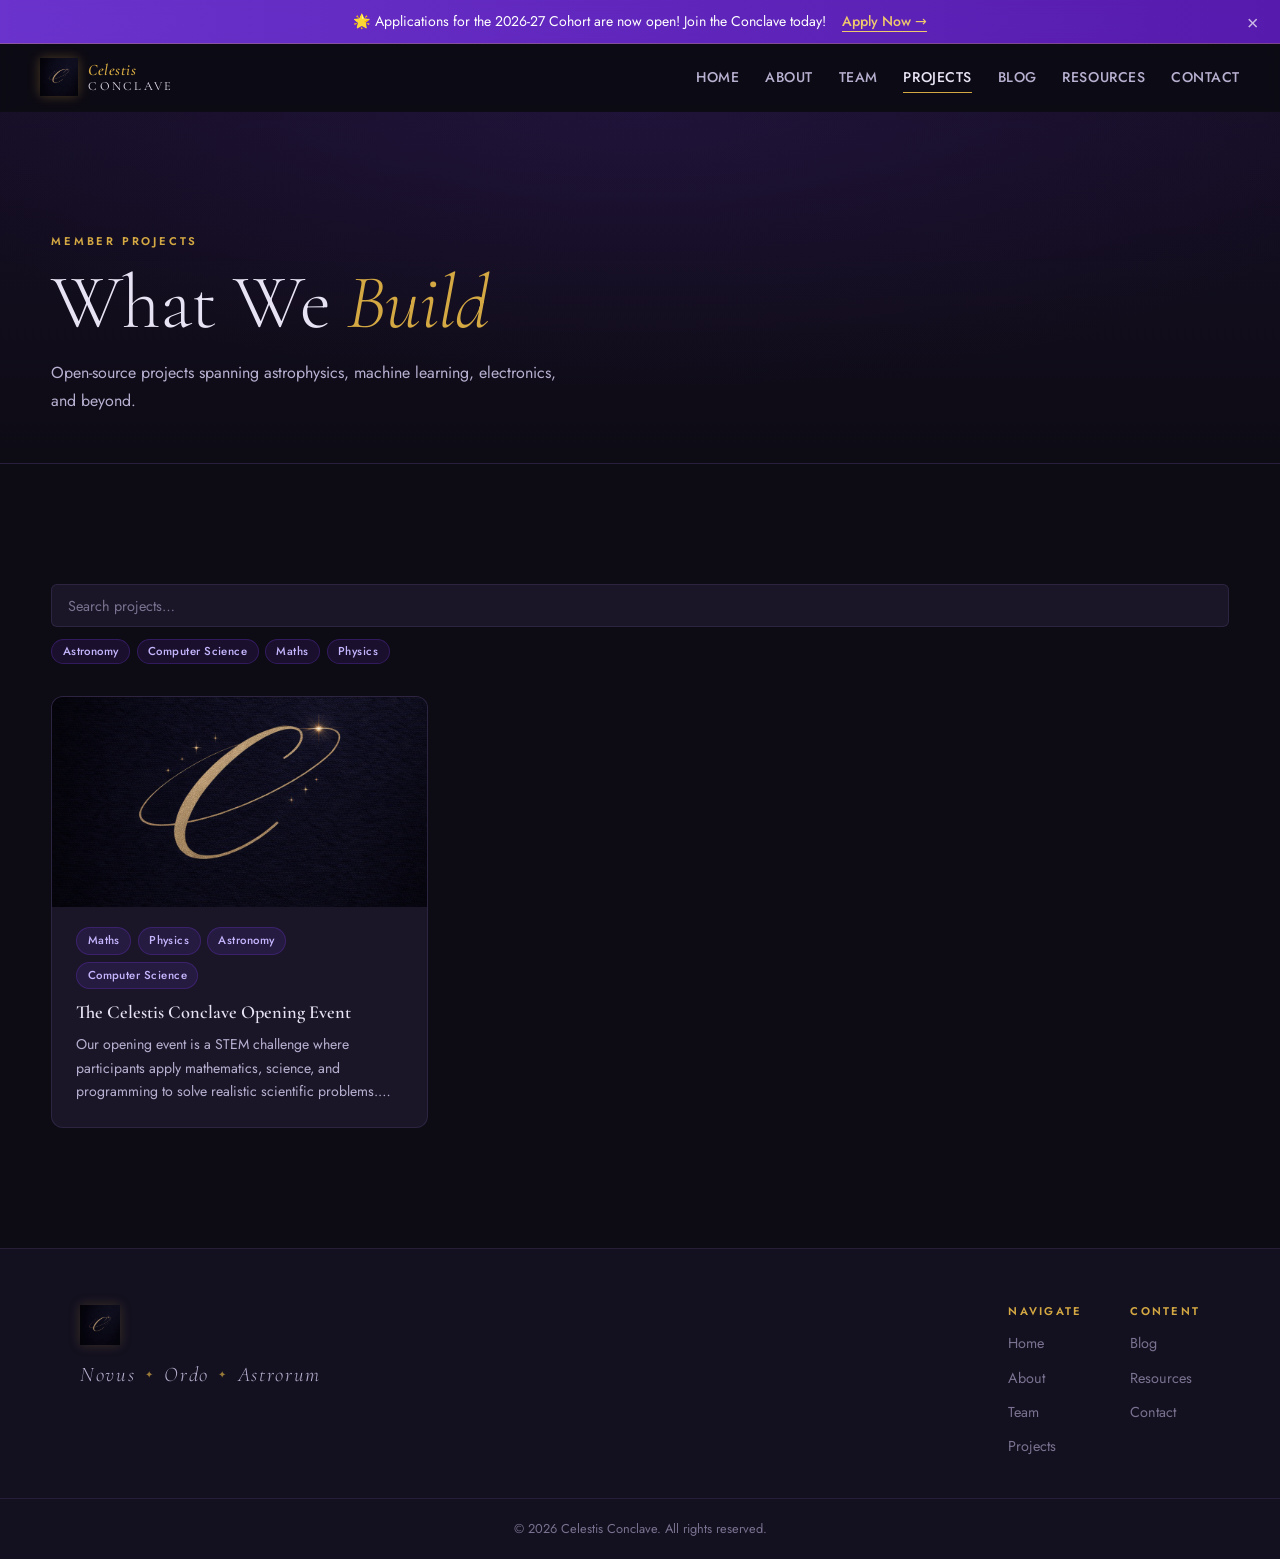
<file: projects.html>
<!DOCTYPE html>
<html lang="en">
<head>
  <meta charset="UTF-8">
  <meta name="viewport" content="width=device-width, initial-scale=1.0">
  <title>Projects — Celestis Conclave</title>
  <link rel="stylesheet" href="css/styles.css">
  <link rel="stylesheet" href="css/projects.css">
  <link rel="icon" href="assets/images/logo.png">
  <link rel="stylesheet" href="https://cdnjs.cloudflare.com/ajax/libs/font-awesome/6.5.1/css/all.min.css">
</head>
<body data-page="Projects">
  <nav id="navbar"></nav>

  <main>
    <section class="page-hero section">
      <div class="container page-hero-inner">
        <span class="eyebrow">Member Projects</span>
        <h1>What We <em class="gold">Build</em></h1>
        <p style="color:var(--clr-text-2); max-width:520px; margin-top:0.75rem;">
          Open-source projects spanning astrophysics, machine learning, electronics, and beyond.
        </p>
      </div>
    </section>

    <section class="section">
      <div class="container">
        <!-- Filter bar -->
        <div class="filter-bar" id="filter-bar">
          <input type="text" id="project-search" class="filter-search" placeholder="Search projects…">
          <div class="filter-tags" id="project-tag-filters">
            <!-- Injected by JS -->
          </div>
        </div>

        <div class="grid-3" id="projects-grid">
          <!-- Injected by JS -->
        </div>

        <p id="no-results" class="no-results" style="display:none; text-align:center; color:var(--clr-text-3); margin-top:3rem; font-family:var(--font-serif); font-size:1.1rem;">
          No projects match your search.
        </p>
      </div>
    </section>
  </main>

  <footer id="footer"></footer>

  <script src="js/data.js"></script>
  <script src="js/app.js"></script>
  <script src="js/projects.js"></script>
</body>
</html>
</file>
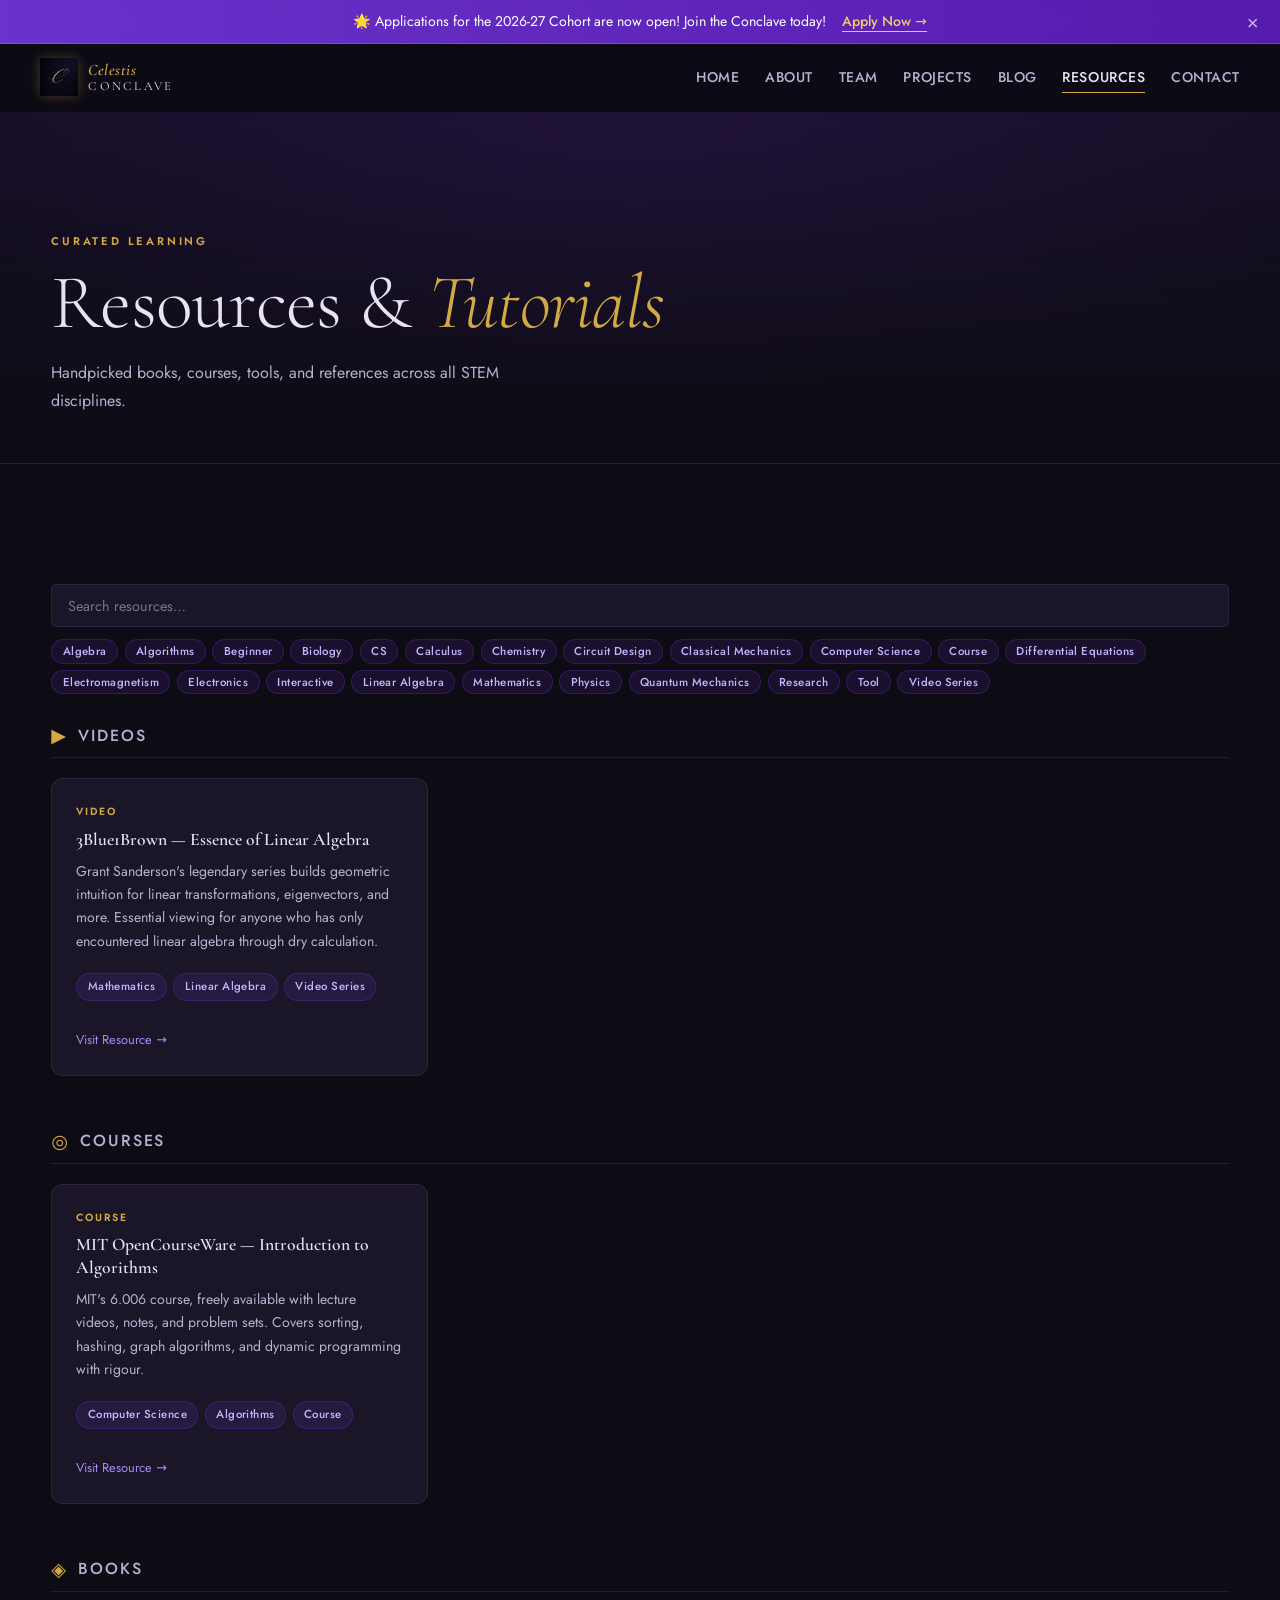
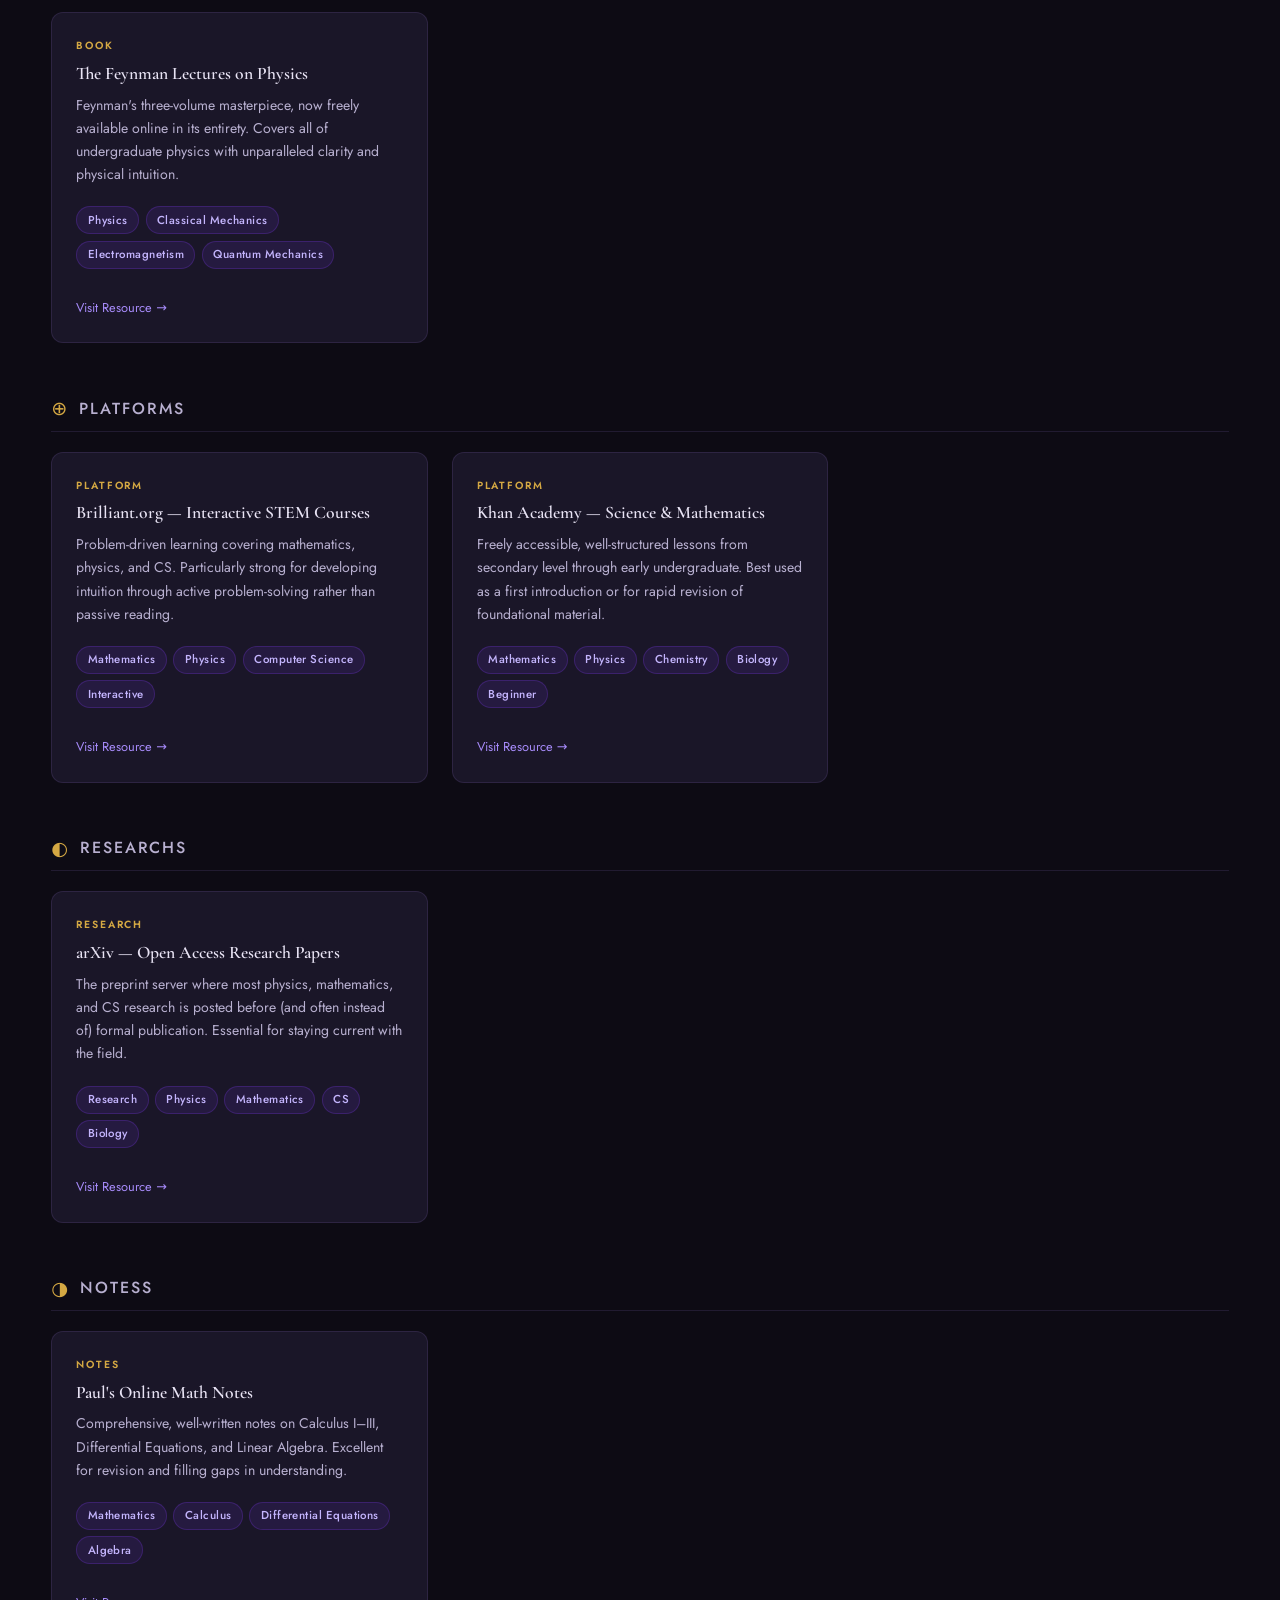
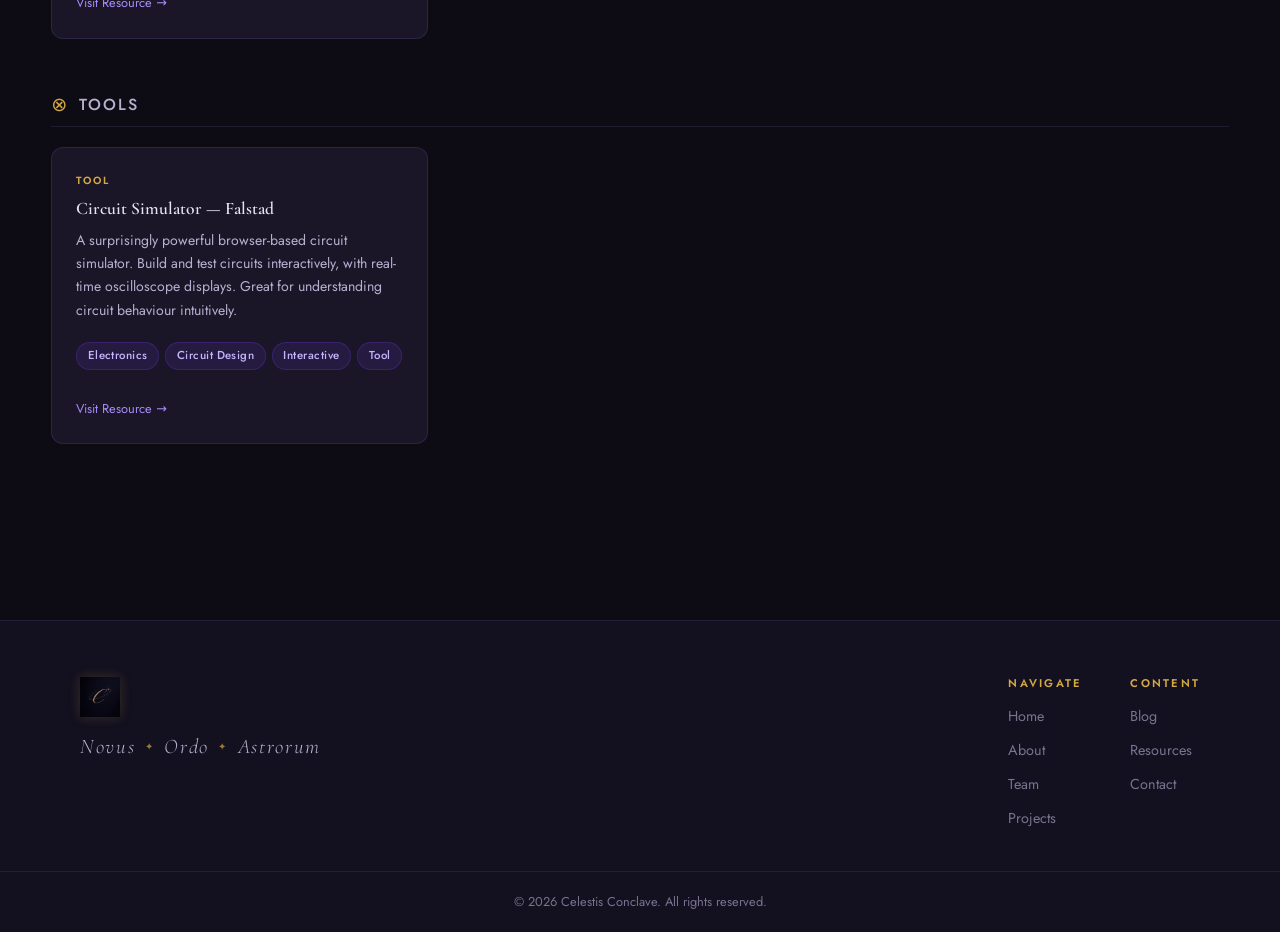
<file: resources.html>
<!DOCTYPE html>
<html lang="en">
<head>
  <meta charset="UTF-8">
  <meta name="viewport" content="width=device-width, initial-scale=1.0">
  <title>Resources — Celestis Conclave</title>
  <link rel="stylesheet" href="css/styles.css">
  <link rel="stylesheet" href="css/resources.css">
  <link rel="icon" href="assets/images/logo.png">
</head>
<body data-page="Resources">
  <nav id="navbar"></nav>

  <main>
    <section class="page-hero section">
      <div class="container page-hero-inner">
        <span class="eyebrow">Curated Learning</span>
        <h1>Resources & <em class="gold">Tutorials</em></h1>
        <p style="color:var(--clr-text-2); max-width:520px; margin-top:0.75rem;">
          Handpicked books, courses, tools, and references across all STEM disciplines.
        </p>
      </div>
    </section>

    <section class="section">
      <div class="container">
        <div class="filter-bar">
          <input type="text" id="resource-search" class="filter-search" placeholder="Search resources…">
          <div class="filter-tags" id="resource-tag-filters"></div>
        </div>

        <!-- Category groups rendered by JS -->
        <div id="resources-container"></div>

        <p id="no-results" style="display:none; text-align:center; color:var(--clr-text-3); margin-top:3rem; font-family:var(--font-serif); font-size:1.1rem;">
          No resources match your search.
        </p>
      </div>
    </section>
  </main>

  <footer id="footer"></footer>
  <script src="js/data.js"></script>
  <script src="js/app.js"></script>
  <script>
    let activeResourceTags = new Set();
    let resourceSearch = '';

    const CATEGORY_ICONS = {
      Video: '▶',
      Course: '◎',
      Book: '◈',
      Platform: '⊕',
      Research: '◐',
      Notes: '◑',
      Tool: '⊗',
      Other: '✦'
    };

    function getAllResourceTags() {
      const tags = new Set();
      SITE_DATA.resources.forEach(r => r.tags.forEach(t => tags.add(t)));
      return [...tags].sort();
    }

    function renderResourceFilters() {
      const container = document.getElementById('resource-tag-filters');
      if (!container) return;
      const tags = getAllResourceTags();
      container.innerHTML = tags.map(t =>
        `<button class="tag-pill ${activeResourceTags.has(t) ? 'active' : ''}" data-tag="${t}">${t}</button>`
      ).join('');
      container.querySelectorAll('.tag-pill').forEach(btn => {
        btn.addEventListener('click', () => {
          const tag = btn.dataset.tag;
          if (activeResourceTags.has(tag)) { activeResourceTags.delete(tag); btn.classList.remove('active'); }
          else { activeResourceTags.add(tag); btn.classList.add('active'); }
          renderResources();
        });
      });
    }

    function filterResources() {
      let items = SITE_DATA.resources;
      if (resourceSearch) {
        const q = resourceSearch.toLowerCase();
        items = items.filter(r =>
          r.title.toLowerCase().includes(q) ||
          r.description.toLowerCase().includes(q) ||
          r.tags.some(t => t.toLowerCase().includes(q))
        );
      }
      if (activeResourceTags.size > 0) {
        items = items.filter(r => [...activeResourceTags].every(t => r.tags.includes(t)));
      }
      return items;
    }

    function renderResources() {
      const container = document.getElementById('resources-container');
      const noResults = document.getElementById('no-results');
      const items = filterResources();
      noResults.style.display = items.length === 0 ? '' : 'none';

      if (resourceSearch || activeResourceTags.size > 0) {
        // Flat grid when filtering
        container.innerHTML = `<div class="grid-3">${items.map(r => resourceCard(r)).join('')}</div>`;
      } else {
        // Group by category
        const cats = {};
        items.forEach(r => {
          if (!cats[r.category]) cats[r.category] = [];
          cats[r.category].push(r);
        });
        container.innerHTML = Object.entries(cats).map(([cat, rs]) => `
          <div class="resource-category-section">
            <div class="resource-category-header">
              <span class="resource-cat-icon">${CATEGORY_ICONS[cat] || '✦'}</span>
              <h3>${cat}s</h3>
            </div>
            <div class="grid-3">${rs.map(r => resourceCard(r)).join('')}</div>
          </div>
        `).join('');
      }
    }

    function resourceCard(r) {
      return `
        <a href="${r.link}" target="_blank" rel="noopener" class="resource-card card">
          <div class="resource-card-body">
            <div class="resource-cat-badge">${r.category}</div>
            <h4 class="resource-title">${r.title}</h4>
            <p class="resource-desc">${r.description}</p>
            <div class="card-tags" style="margin-top:0.75rem">${tagPills(r.tags)}</div>
            <span class="resource-link-cue">Visit Resource →</span>
          </div>
        </a>
      `;
    }

    document.addEventListener('DOMContentLoaded', () => {
      renderResourceFilters();
      renderResources();
      document.getElementById('resource-search')?.addEventListener('input', e => {
        resourceSearch = e.target.value.trim();
        renderResources();
      });
    });
  </script>
</body>
</html>
</file>
<file: css/styles.css>
/* ============================================================
   CELESTIS CONCLAVE — MASTER STYLESHEET
   Purple + Gold | Serif headings | Elegant academic-premium
   ============================================================ */

/* ── IMPORTS ─────────────────────────────────────────────────── */
@import url('https://fonts.googleapis.com/css2?family=Cormorant+Garamond:ital,wght@0,300;0,400;0,500;0,600;0,700;1,300;1,400;1,600&family=Jost:wght@300;400;500;600&family=JetBrains+Mono:wght@400;600&display=swap');

/* ── VARIABLES ───────────────────────────────────────────────── */
:root {
    --clr-bg: #0d0b14;
    --clr-bg-2: #13101f;
    --clr-bg-card: #1a1628;
    --clr-bg-card-2: #211d30;
    --clr-border: rgba(180, 140, 255, 0.12);
    --clr-border-2: rgba(180, 140, 255, 0.22);

    --clr-purple: #7c3aed;
    --clr-purple-light: #a78bfa;
    --clr-purple-pale: #c4b5fd;
    --clr-gold: #d4a843;
    --clr-gold-light: #f0c96e;
    --clr-gold-pale: #fde68a;

    --clr-text: #e8e3f4;
    --clr-text-2: #b8b0d0;
    --clr-text-3: #7a7290;

    --font-serif: 'Cormorant Garamond', Georgia, serif;
    --font-sans: 'Jost', system-ui, sans-serif;
    --font-mono: 'JetBrains Mono', monospace;

    --radius-sm: 6px;
    --radius-md: 12px;
    --radius-lg: 20px;
    --radius-xl: 28px;

    --shadow-card: 0 4px 32px rgba(0, 0, 0, 0.4);
    --shadow-glow: 0 0 40px rgba(124, 58, 237, 0.15);

    --transition: 0.25s cubic-bezier(0.4, 0, 0.2, 1);

    --nav-height: 68px;
}

/* ── RESET & BASE ────────────────────────────────────────────── */
*,
*::before,
*::after {
    box-sizing: border-box;
    margin: 0;
    padding: 0;
}

html {
    scroll-behavior: smooth;
    font-size: 16px;
}

body {
    background-color: var(--clr-bg);
    color: var(--clr-text);
    font-family: var(--font-sans);
    font-weight: 400;
    line-height: 1.7;
    -webkit-font-smoothing: antialiased;
    overflow-x: hidden;
}

img {
    max-width: 100%;
    height: auto;
    display: block;
}
a {
    color: inherit;
    text-decoration: none;
}
button {
    cursor: pointer;
    border: none;
    background: none;
    font-family: inherit;
}
ul,
ol {
    list-style: none;
}

::selection {
    background: rgba(124, 58, 237, 0.35);
    color: #fff;
}

::-webkit-scrollbar {
    width: 6px;
}
::-webkit-scrollbar-track {
    background: var(--clr-bg);
}
::-webkit-scrollbar-thumb {
    background: var(--clr-purple);
    border-radius: 3px;
}

/* ── TYPOGRAPHY ──────────────────────────────────────────────── */
h1,
h2,
h3,
h4,
h5,
h6 {
    font-family: var(--font-serif);
    font-weight: 600;
    line-height: 1.15;
    color: var(--clr-text);
}

h1 {
    font-size: clamp(2.4rem, 6vw, 5rem);
    font-weight: 300;
    letter-spacing: -0.01em;
}
h2 {
    font-size: clamp(1.8rem, 4vw, 3rem);
    font-weight: 400;
}
h3 {
    font-size: clamp(1.3rem, 2.5vw, 1.9rem);
}
h4 {
    font-size: 1.2rem;
}

p {
    color: var(--clr-text-2);
    line-height: 1.75;
}

.serif {
    font-family: var(--font-serif);
}
.gold {
    color: var(--clr-gold);
}

/* ── LAYOUT ──────────────────────────────────────────────────── */
.container {
    width: min(1200px, 92vw);
    margin-inline: auto;
}

.section {
    padding-block: clamp(60px, 10vw, 120px);
}

.section-header {
    text-align: center;
    margin-bottom: 3rem;
}

.section-header .eyebrow {
    font-family: var(--font-sans);
    font-size: 0.7rem;
    font-weight: 600;
    letter-spacing: 0.25em;
    text-transform: uppercase;
    color: var(--clr-gold);
    margin-bottom: 0.75rem;
    display: block;
}

.section-header h2 {
    margin-bottom: 0.75rem;
}

.section-header p {
    max-width: 560px;
    margin-inline: auto;
    font-size: 1.05rem;
}

/* ── ANNOUNCEMENT BANNER ─────────────────────────────────────── */
.announcement-banner {
    background: linear-gradient(90deg, rgba(124, 58, 237, 0.85), rgba(100, 30, 200, 0.85));
    backdrop-filter: blur(8px);
    color: #fff;
    text-align: center;
    padding: 0.6rem 3rem;
    font-size: 0.88rem;
    /* Fixed so it never scrolls — sits above the navbar */
    position: fixed;
    top: 0;
    left: 0;
    right: 0;
    z-index: 950; /* above navbar's 900 */
    border-bottom: 1px solid rgba(212, 168, 67, 0.3);
}

@media (max-width: 600px) {
    .announcement-banner {
        padding: 0.6rem 2.5rem 0.6rem 1rem;
        font-size: 0.82rem;
    }
}

.ann-text {
    margin-right: 0.75rem;
}
.ann-link {
    color: var(--clr-gold-light);
    font-weight: 500;
    border-bottom: 1px solid currentColor;
    transition: opacity var(--transition);
}
.ann-link:hover {
    opacity: 0.8;
}
.ann-close {
    position: absolute;
    right: 1rem;
    top: 50%;
    transform: translateY(-50%);
    color: rgba(255, 255, 255, 0.7);
    font-size: 1.2rem;
    line-height: 1;
    padding: 0.2rem 0.4rem;
    transition: color var(--transition);
}
.ann-close:hover {
    color: #fff;
}

/* ── NAVBAR ──────────────────────────────────────────────────── */
#navbar {
    position: fixed;
    top: 0;
    left: 0;
    right: 0;
    z-index: 900;
    height: var(--nav-height);
    transition:
        background var(--transition),
        box-shadow var(--transition),
        top 0.3s ease;
    /* Subtle always-on background so the navbar never fully disappears while scrolling */
    background: rgba(13, 11, 20, 0.4);
    backdrop-filter: blur(8px);
}

#navbar.scrolled {
    background: rgba(13, 11, 20, 0.92);
    backdrop-filter: blur(16px);
    box-shadow: 0 1px 0 var(--clr-border);
}

/* Push page content below the fixed navbar (and banner above it when present).
   --banner-height is set to 0 by default and overridden by JS when a banner exists. */
:root {
    --banner-height: 0px;
}

/* Non-hero pages: push main content below the fixed bars */
body > main:not(.has-hero),
body > section:first-of-type {
    margin-top: calc(var(--nav-height) + var(--banner-height));
}

.nav-inner {
    display: flex;
    align-items: center;
    height: 100%;
    padding-inline: clamp(1rem, 4vw, 2.5rem);
    max-width: 1400px;
    margin-inline: auto;
}

.nav-inner .nav-logo-link {
    margin-right: auto;
}

.nav-logo-link {
    display: flex;
    align-items: center;
    gap: 0.65rem;
    text-decoration: none;
    flex-shrink: 0;
}

.nav-logo-img {
    height: 38px;
    width: auto;
    object-fit: contain;
    filter: drop-shadow(0 0 6px rgba(212, 168, 67, 0.3));
}

.nav-wordmark {
    display: flex;
    flex-direction: column;
    line-height: 1.15;
    gap: 0;
}

.nav-wordmark-celestis {
    font-family: var(--font-serif);
    font-size: 1rem;
    font-weight: 600;
    font-style: italic;
    color: var(--clr-gold);
    letter-spacing: 0.03em;
}

.nav-wordmark-conclave {
    font-family: var(--font-serif);
    font-size: 0.78rem;
    font-weight: 400;
    color: var(--clr-text);
    letter-spacing: 0.18em;
    text-transform: uppercase;
}

.nav-logo-fallback {
    display: flex;
    align-items: center;
    gap: 0.5rem;
}

.nav-logo-icon {
    color: var(--clr-gold);
    font-size: 1.4rem;
    line-height: 1;
}

.nav-logo-text {
    font-family: var(--font-serif);
    font-size: 1.2rem;
    font-weight: 500;
    color: var(--clr-text);
    letter-spacing: 0.01em;
}
.nav-logo-text em {
    color: var(--clr-gold);
    font-style: italic;
}

.nav-links {
    display: flex;
    align-items: center;
    gap: clamp(0.5rem, 2vw, 2rem);
    margin-left: auto;
}

.nav-link {
    font-size: 0.88rem;
    font-weight: 500;
    letter-spacing: 0.04em;
    color: var(--clr-text-2);
    text-transform: uppercase;
    transition: color var(--transition);
    position: relative;
    padding: 0.2rem 0;
}

.nav-link::after {
    content: '';
    position: absolute;
    bottom: -2px;
    left: 0;
    width: 0;
    height: 1px;
    background: var(--clr-gold);
    transition: width var(--transition);
}

.nav-link:hover,
.nav-link.active {
    color: var(--clr-text);
}

.nav-link:hover::after,
.nav-link.active::after {
    width: 100%;
}

.nav-hamburger {
    display: none;
    flex-direction: column;
    gap: 5px;
    width: 28px;
    padding: 4px;
}
.nav-hamburger span {
    display: block;
    width: 100%;
    height: 2px;
    background: var(--clr-text-2);
    border-radius: 1px;
    transition:
        transform var(--transition),
        opacity var(--transition);
}
.nav-hamburger.open span:nth-child(1) {
    transform: translateY(7px) rotate(45deg);
}
.nav-hamburger.open span:nth-child(2) {
    opacity: 0;
}
.nav-hamburger.open span:nth-child(3) {
    transform: translateY(-7px) rotate(-45deg);
}

@media (max-width: 768px) {
    .nav-hamburger {
        display: flex;
    }
    .nav-links {
        display: none;
        position: absolute;
        top: var(--nav-height);
        left: 0;
        right: 0;
        background: rgba(13, 11, 20, 0.97);
        backdrop-filter: blur(20px);
        border-bottom: 1px solid var(--clr-border);
        flex-direction: column;
        align-items: flex-start;
        gap: 0;
        padding: 1rem 0;
    }
    .nav-links.open {
        display: flex;
    }
    .nav-links li {
        width: 100%;
    }
    .nav-link {
        display: block;
        padding: 0.75rem clamp(1rem, 5vw, 2rem);
        width: 100%;
    }
}

@media (max-width: 400px) {
    .nav-wordmark-conclave {
        display: none;
    }
    .nav-wordmark-celestis {
        font-size: 0.95rem;
    }
}

/* ── FOOTER ──────────────────────────────────────────────────── */
#footer {
    background: var(--clr-bg-2);
    border-top: 1px solid var(--clr-border);
    padding-top: 3.5rem;
}

.footer-inner {
    display: grid;
    grid-template-columns: 1fr auto;
    gap: 3rem;
    max-width: 1200px;
    margin-inline: auto;
    padding-inline: clamp(1rem, 5vw, 2.5rem);
    padding-bottom: 2.5rem;
}

.footer-logo {
    height: 40px;
    width: auto;
    object-fit: contain;
    margin-bottom: 0.75rem;
    filter: brightness(0.9) drop-shadow(0 0 6px rgba(212, 168, 67, 0.2));
}

.footer-tagline {
    font-family: var(--font-serif);
    font-size: 1.3rem;
    font-weight: 300;
    font-style: italic;
    letter-spacing: 0.08em;
    color: var(--clr-text-2);
    display: flex;
    align-items: center;
    gap: 0.6rem;
    margin-top: 0.25rem;
}

.tagline-dot {
    font-size: 0.6rem;
    color: var(--clr-gold);
    opacity: 0.7;
    font-style: normal;
}

.footer-links {
    display: flex;
    gap: 3rem;
}

.footer-col {
    display: flex;
    flex-direction: column;
    gap: 0.6rem;
}

.footer-col h4 {
    font-family: var(--font-sans);
    font-size: 0.7rem;
    letter-spacing: 0.2em;
    text-transform: uppercase;
    color: var(--clr-gold);
    margin-bottom: 0.25rem;
    font-weight: 600;
}

.footer-col a {
    color: var(--clr-text-3);
    font-size: 0.9rem;
    transition: color var(--transition);
}
.footer-col a:hover {
    color: var(--clr-text);
}

.footer-bottom {
    border-top: 1px solid var(--clr-border);
    text-align: center;
    padding: 1.2rem;
    font-size: 0.8rem;
    color: var(--clr-text-3);
}

.copyright-icon {
    cursor: pointer;
    user-select: none;
    font-style: normal;
    display: inline-block;
    transition: color var(--transition);
}
.copyright-icon:hover {
    color: var(--clr-purple-light);
}

@media (max-width: 640px) {
    .footer-inner {
        grid-template-columns: 1fr;
    }
    .footer-links {
        gap: 2rem;
    }
}

/* ── BUTTONS ─────────────────────────────────────────────────── */
.btn {
    display: inline-flex;
    align-items: center;
    gap: 0.5rem;
    padding: 0.75rem 1.75rem;
    border-radius: var(--radius-sm);
    font-family: var(--font-sans);
    font-size: 0.85rem;
    font-weight: 500;
    letter-spacing: 0.06em;
    text-transform: uppercase;
    transition: all var(--transition);
    cursor: pointer;
}

.btn-primary {
    background: var(--clr-purple);
    color: #fff;
    border: 1px solid var(--clr-purple);
    box-shadow: 0 0 20px rgba(124, 58, 237, 0.35);
}
.btn-primary:hover {
    background: #6d28d9;
    box-shadow: 0 0 32px rgba(124, 58, 237, 0.55);
    transform: translateY(-1px);
}

.btn-gold {
    background: var(--clr-gold);
    color: #1a1000;
    border: 1px solid var(--clr-gold);
    box-shadow: 0 0 20px rgba(212, 168, 67, 0.25);
}
.btn-gold:hover {
    background: var(--clr-gold-light);
    box-shadow: 0 0 32px rgba(212, 168, 67, 0.4);
    transform: translateY(-1px);
}

.btn-outline {
    background: transparent;
    color: var(--clr-text-2);
    border: 1px solid var(--clr-border-2);
}
.btn-outline:hover {
    border-color: var(--clr-purple-light);
    color: var(--clr-text);
}

/* ── CARDS ───────────────────────────────────────────────────── */
.card {
    background: var(--clr-bg-card);
    border: 1px solid var(--clr-border);
    border-radius: var(--radius-md);
    overflow: hidden;
    transition:
        transform var(--transition),
        box-shadow var(--transition),
        border-color var(--transition);
}
.card:hover {
    transform: translateY(-4px);
    box-shadow: var(--shadow-card);
    border-color: var(--clr-border-2);
}

.card-img {
    width: 100%;
    aspect-ratio: 16/9;
    object-fit: cover;
    display: block;
}

.card-body {
    padding: 1.5rem;
}

.card-tags {
    display: flex;
    flex-wrap: wrap;
    gap: 0.4rem;
    margin-bottom: 0.75rem;
}

/* ── TAG PILLS ───────────────────────────────────────────────── */
.tag-pill {
    display: inline-block;
    padding: 0.2rem 0.65rem;
    background: rgba(124, 58, 237, 0.12);
    border: 1px solid rgba(124, 58, 237, 0.25);
    border-radius: 100px;
    font-size: 0.72rem;
    font-weight: 500;
    letter-spacing: 0.04em;
    color: var(--clr-purple-pale);
    cursor: default;
    transition:
        background var(--transition),
        border-color var(--transition);
}
button.tag-pill {
    cursor: pointer;
}
button.tag-pill:hover,
button.tag-pill.active {
    background: rgba(124, 58, 237, 0.28);
    border-color: rgba(124, 58, 237, 0.5);
    color: #fff;
}

/* ── SEARCH & FILTER BAR ─────────────────────────────────────── */
.filter-bar {
    display: flex;
    flex-wrap: wrap;
    align-items: center;
    gap: 0.75rem;
    margin-bottom: 2rem;
}

.filter-search {
    width: 100%;
    background: var(--clr-bg-card);
    border: 1px solid var(--clr-border);
    border-radius: var(--radius-sm);
    padding: 0.65rem 1rem;
    color: var(--clr-text);
    font-family: var(--font-sans);
    font-size: 0.9rem;
    transition: border-color var(--transition);
    outline: none;
}
.filter-search:focus {
    border-color: var(--clr-purple);
}
.filter-search::placeholder {
    color: var(--clr-text-3);
}

.filter-tags {
    display: flex;
    flex-wrap: wrap;
    gap: 0.4rem;
}

/* ── GRID LAYOUTS ────────────────────────────────────────────── */
.grid-3 {
    display: grid;
    grid-template-columns: repeat(auto-fill, minmax(300px, 1fr));
    gap: 1.5rem;
}

.grid-4 {
    display: grid;
    grid-template-columns: repeat(auto-fill, minmax(240px, 1fr));
    gap: 1.5rem;
}

/* ── MODAL ───────────────────────────────────────────────────── */
.modal-overlay {
    position: fixed;
    inset: 0;
    background: rgba(5, 3, 12, 0.7);
    backdrop-filter: blur(12px);
    z-index: 2000;
    display: flex;
    align-items: center;
    justify-content: center;
    padding: 1.5rem;
    opacity: 0;
    visibility: hidden;
    transition:
        opacity var(--transition),
        visibility var(--transition);
}
.modal-overlay.open {
    opacity: 1;
    visibility: visible;
}

.modal {
    background: rgba(26, 22, 40, 0.55);
    backdrop-filter: blur(24px) saturate(1.4);
    -webkit-backdrop-filter: blur(24px) saturate(1.4);
    border: 1px solid rgba(180, 140, 255, 0.18);
    border-radius: var(--radius-lg);
    max-width: 800px;
    width: 100%;
    max-height: 90vh;
    overflow-y: auto;
    padding: 2.5rem;
    position: relative;
    transform: translateY(20px);
    transition: transform var(--transition);
    box-shadow:
        0 8px 32px rgba(0, 0, 0, 0.5),
        0 0 0 1px rgba(255, 255, 255, 0.03) inset;
}

.modal-overlay.open .modal {
    transform: translateY(0);
}

.modal-close {
    position: absolute;
    top: 1.25rem;
    right: 1.25rem;
    width: 32px;
    height: 32px;
    display: flex;
    align-items: center;
    justify-content: center;
    border-radius: 50%;
    color: var(--clr-text-3);
    font-size: 1.4rem;
    background: var(--clr-bg-card-2);
    border: 1px solid var(--clr-border);
    transition: all var(--transition);
}
.modal-close:hover {
    color: var(--clr-text);
    border-color: var(--clr-border-2);
}

/* ── FORMS ───────────────────────────────────────────────────── */
.form-group {
    display: flex;
    flex-direction: column;
    gap: 0.4rem;
    margin-bottom: 1.25rem;
}

.form-group label {
    font-size: 0.8rem;
    font-weight: 500;
    letter-spacing: 0.06em;
    text-transform: uppercase;
    color: var(--clr-text-3);
}

.form-input,
.form-textarea,
.form-select {
    background: var(--clr-bg-card);
    border: 1px solid var(--clr-border);
    border-radius: var(--radius-sm);
    padding: 0.75rem 1rem;
    color: var(--clr-text);
    font-family: var(--font-sans);
    font-size: 0.95rem;
    width: 100%;
    outline: none;
    transition:
        border-color var(--transition),
        box-shadow var(--transition);
}
.form-input:focus,
.form-textarea:focus,
.form-select:focus {
    border-color: var(--clr-purple);
    box-shadow: 0 0 0 3px rgba(124, 58, 237, 0.15);
}
.form-input::placeholder,
.form-textarea::placeholder {
    color: var(--clr-text-3);
}
.form-textarea {
    min-height: 120px;
    resize: vertical;
}
.form-select {
    appearance: none;
    cursor: pointer;
}
.form-select option {
    background: var(--clr-bg-2);
}

/* ── DECORATIVE DIVIDER ──────────────────────────────────────── */
.divider {
    display: flex;
    align-items: center;
    gap: 1rem;
    margin-block: 1rem;
}
.divider::before,
.divider::after {
    content: '';
    flex: 1;
    height: 1px;
    background: var(--clr-border);
}
.divider-icon {
    color: var(--clr-gold);
    font-size: 0.85rem;
}

/* ── HERO STARFIELD CANVAS ───────────────────────────────────── */
#hero-canvas {
    position: absolute;
    inset: 0;
    width: 100%;
    height: 100%;
    pointer-events: none;
    z-index: 0;
}

/* ── PAGE HERO BANNER ────────────────────────────────────────── */
.page-hero {
    min-height: 30vh;
    display: flex;
    align-items: flex-end;
    padding-bottom: 3rem;
    position: relative;
    background: linear-gradient(to bottom, rgba(124, 58, 237, 0.08), transparent);
    border-bottom: 1px solid var(--clr-border);
}

.page-hero::before {
    content: '';
    position: absolute;
    inset: 0;
    background: radial-gradient(ellipse 60% 80% at 50% 0%, rgba(124, 58, 237, 0.1), transparent);
    pointer-events: none;
}

.page-hero-inner {
    position: relative;
    z-index: 1;
}
.page-hero .eyebrow {
    font-size: 0.7rem;
    font-weight: 600;
    letter-spacing: 0.25em;
    text-transform: uppercase;
    color: var(--clr-gold);
    display: block;
    margin-bottom: 0.5rem;
}

/* ── ARTICLE MARKDOWN STYLES ─────────────────────────────────── */
.md-content {
    font-family: var(--font-sans);
    font-size: 1rem;
    line-height: 1.8;
    color: var(--clr-text-2);
    max-width: 72ch;
}
.md-content h1,
.md-content h2,
.md-content h3,
.md-content h4,
.md-content h5,
.md-content h6 {
    color: var(--clr-text);
    margin-top: 2em;
    margin-bottom: 0.6em;
}
.md-content p {
    margin-bottom: 1.25em;
}
.md-content p:has(.katex-display) {
    margin-bottom: 0;
    overflow: visible;
}
.md-content a {
    color: var(--clr-purple-light);
    border-bottom: 1px solid transparent;
    transition: border-color var(--transition);
}
.md-content a:hover {
    border-color: currentColor;
}
.md-content strong {
    color: var(--clr-text);
    font-weight: 600;
}
.md-content em {
    font-style: italic;
}
.md-content code {
    font-family: var(--font-mono);
    font-size: 0.87em;
    background: rgba(124, 58, 237, 0.12);
    border: 1px solid rgba(124, 58, 237, 0.2);
    padding: 0.15em 0.45em;
    border-radius: 4px;
    color: var(--clr-purple-pale);
}
.md-content pre {
    background: #0f0d1a;
    border: 1px solid var(--clr-border-2);
    border-radius: var(--radius-md);
    padding: 1.5rem;
    overflow-x: auto;
    margin-bottom: 1.5em;
}
.md-content pre code {
    background: none;
    border: none;
    padding: 0;
    font-size: 0.88rem;
    color: #c4b5fd;
}
.md-content blockquote {
    border-left: 3px solid var(--clr-gold);
    padding-left: 1.25rem;
    margin: 1.5em 0;
    color: var(--clr-text-3);
    font-family: var(--font-sans-serif);
    font-size: 1.1rem;
    font-style: italic;
}
.md-content ul {
    padding-left: 1.5rem;
    list-style: disc;
    margin-bottom: 1em;
}
.md-content ul li {
    margin-bottom: 0.4em;
}
.md-content ol {
    padding-left: 1.5rem;
    list-style: decimal;
    margin-bottom: 1em;
}
.md-content hr {
    border: none;
    border-top: 1px solid var(--clr-border);
    margin: 2em 0;
}
.md-content img.md-img {
    border-radius: var(--radius-md);
    margin: 1.5em 0;
}
.md-content iframe {
    width: 100%;
    aspect-ratio: 16/9;
    border: none;
    border-radius: var(--radius-md);
    margin: 1.5em 0;
}
.md-content table {
    width: 100%;
    border-collapse: collapse;
    margin-bottom: 1.5em;
    font-size: 0.92rem;
}
.md-content th,
.md-content td {
    padding: 0.65rem 1rem;
    border: 1px solid var(--clr-border);
    text-align: left;
}
.md-content th {
    background: var(--clr-bg-card-2);
    color: var(--clr-text);
    font-weight: 600;
}

/* Footnote references in text */
.md-content .fn-ref {
    color: var(--clr-purple-light);
    font-size: 0.75em;
    font-weight: 600;
    text-decoration: none;
    border-bottom: none;
    vertical-align: super;
    line-height: 0;
    transition: color var(--transition);
}
.md-content .fn-ref:hover {
    color: var(--clr-gold);
}

/* Footnotes block at bottom */
.md-content .footnotes {
    margin-top: 3rem;
}
.md-content .footnotes hr {
    margin-bottom: 1.5rem;
}
.md-content .fn-list {
    list-style: none;
    padding: 0;
    display: flex;
    flex-direction: column;
    gap: 0.75rem;
}
.md-content .fn-item {
    display: flex;
    gap: 0.75rem;
    align-items: baseline;
    font-size: 0.88rem;
    color: var(--clr-text-3);
    line-height: 1.6;
}
.md-content .fn-number {
    color: var(--clr-purple-light);
    font-weight: 600;
    font-size: 0.75rem;
    flex-shrink: 0;
    min-width: 1.2rem;
}
.md-content .fn-back {
    color: var(--clr-text-3);
    margin-left: 0.4rem;
    font-size: 0.85em;
    border-bottom: none;
    transition: color var(--transition);
}
.md-content .fn-back:hover {
    color: var(--clr-gold);
}

/* ── UTILITY ─────────────────────────────────────────────────── */
.text-center {
    text-align: center;
}
.mt-sm {
    margin-top: 1rem;
}
.mt-md {
    margin-top: 2rem;
}
.mt-lg {
    margin-top: 3rem;
}
.flex-center {
    display: flex;
    align-items: center;
    justify-content: center;
}
.gap-sm {
    gap: 0.5rem;
}
.gap-md {
    gap: 1rem;
}

.see-more-wrap {
    text-align: center;
    margin-top: 2.5rem;
}

/* ── LOADING PLACEHOLDER ─────────────────────────────────────── */
.placeholder {
    background: linear-gradient(90deg, var(--clr-bg-card) 25%, var(--clr-bg-card-2) 50%, var(--clr-bg-card) 75%);
    background-size: 200% 100%;
    animation: shimmer 1.5s infinite;
    border-radius: var(--radius-sm);
}
@keyframes shimmer {
    0% {
        background-position: -200% 0;
    }
    100% {
        background-position: 200% 0;
    }
}

/* ── FADE-IN ANIMATION ───────────────────────────────────────── */
@keyframes fadeUp {
    from {
        opacity: 0;
        transform: translateY(24px);
    }
    to {
        opacity: 1;
        transform: translateY(0);
    }
}
.fade-up {
    animation: fadeUp 0.7s ease forwards;
}
.fade-up-delay-1 {
    animation-delay: 0.1s;
    opacity: 0;
}
.fade-up-delay-2 {
    animation-delay: 0.2s;
    opacity: 0;
}
.fade-up-delay-3 {
    animation-delay: 0.3s;
    opacity: 0;
}
.fade-up-delay-4 {
    animation-delay: 0.4s;
    opacity: 0;
}

/* ── SCROLL REVEAL ───────────────────────────────────────────── */
.reveal {
    opacity: 0;
    transform: translateY(30px);
    transition:
        opacity 0.7s ease,
        transform 0.7s ease;
}
.reveal.visible {
    opacity: 1;
    transform: none;
}

/* ── NOTIFICATION TOAST ──────────────────────────────────────── */
.toast {
    position: fixed;
    bottom: 2rem;
    right: 2rem;
    background: var(--clr-bg-card);
    border: 1px solid var(--clr-border-2);
    border-radius: var(--radius-md);
    padding: 1rem 1.5rem;
    font-size: 0.9rem;
    color: var(--clr-text);
    box-shadow: var(--shadow-card);
    z-index: 9999;
    display: flex;
    align-items: center;
    gap: 0.75rem;
    transform: translateY(80px);
    opacity: 0;
    transition:
        transform 0.35s cubic-bezier(0.34, 1.56, 0.64, 1),
        opacity 0.35s ease;
    max-width: 380px;
}
.toast.show {
    transform: translateY(0);
    opacity: 1;
}
.toast.success {
    border-color: rgba(34, 197, 94, 0.4);
}
.toast.error {
    border-color: rgba(239, 68, 68, 0.4);
}
.toast-icon {
    font-size: 1.15rem;
    flex-shrink: 0;
}

/* ── RESPONSIVE HELPERS ──────────────────────────────────────── */
@media (max-width: 640px) {
    .grid-3,
    .grid-4 {
        grid-template-columns: 1fr;
    }
}
</file>
<file: css/home.css>
/* ── HOME PAGE STYLES ─────────────────────────────────────────── */

/* HERO */
.hero {
    position: relative;
    min-height: 100svh;
    display: flex;
    align-items: center;
    padding-top: calc(var(--nav-height) + var(--banner-height) + 2rem);
    padding-bottom: 2rem;
    overflow: hidden;
    background: var(--clr-bg);
}

.hero-glow {
    position: absolute;
    border-radius: 50%;
    filter: blur(80px);
    pointer-events: none;
}
.hero-glow-1 {
    width: 600px;
    height: 600px;
    background: radial-gradient(circle, rgba(124, 58, 237, 0.18), transparent 70%);
    top: -100px;
    left: -100px;
}
.hero-glow-2 {
    width: 500px;
    height: 500px;
    background: radial-gradient(circle, rgba(212, 168, 67, 0.1), transparent 70%);
    bottom: -50px;
    right: -50px;
}

.hero-inner {
    display: grid;
    grid-template-columns: 1fr auto;
    align-items: center;
    gap: 4rem;
    position: relative;
    z-index: 1;
}

.hero-eyebrow {
    display: block;
    font-size: 0.7rem;
    font-weight: 600;
    letter-spacing: 0.28em;
    text-transform: uppercase;
    color: var(--clr-gold);
    margin-bottom: 1.25rem;
}

.hero-tagline {
    font-family: var(--font-serif);
    font-size: clamp(0.85rem, 1.5vw, 1.05rem);
    font-style: italic;
    font-weight: 300;
    letter-spacing: 0.12em;
    color: white;
    display: flex;
    align-items: center;
    justify-content: flex-start;
    gap: 0.55rem;
    margin-bottom: 1.5rem;
}

.hero-tagline-dot {
    font-size: 0.5rem;
    color: var(--clr-gold);
    opacity: 0.6;
    font-style: normal;
}

.hero-title {
    font-size: clamp(2.8rem, 7vw, 6rem);
    font-weight: 300;
    line-height: 1.05;
    margin-bottom: 1.5rem;
    letter-spacing: -0.02em;
}

.hero-sub {
    font-size: clamp(0.95rem, 1.8vw, 1.1rem);
    color: var(--clr-text-2);
    max-width: 500px;
    line-height: 1.75;
    margin-bottom: 2.5rem;
}

.hero-actions {
    display: flex;
    gap: 1rem;
    flex-wrap: wrap;
}

/* Orbital ornament */
.hero-ornament {
    flex-shrink: 0;
    width: clamp(320px, 38vw, 540px);
    aspect-ratio: 1;
    position: relative;
    margin-right: -2vw;
}

#solar-canvas {
    width: 100%;
    height: 100%;
    display: block;
}

/* ABOUT SECTION */
.about-section {
    position: relative;
    background: var(--clr-bg-2);
}

.about-grid {
    display: grid;
    grid-template-columns: 1fr 1fr;
    gap: 5rem;
    align-items: start;
}

.about-text .eyebrow {
    display: block;
    font-size: 0.7rem;
    font-weight: 600;
    letter-spacing: 0.25em;
    text-transform: uppercase;
    color: var(--clr-gold);
    margin-bottom: 0.75rem;
}

.about-text h2 {
    margin-bottom: 1.25rem;
}
.about-text p {
    margin-bottom: 1rem;
}

.about-pillars {
    display: grid;
    grid-template-columns: 1fr 1fr;
    gap: 1.5rem;
}

.pillar {
    background: var(--clr-bg-card);
    border: 1px solid var(--clr-border);
    border-radius: var(--radius-md);
    padding: 1.5rem;
    transition:
        border-color var(--transition),
        box-shadow var(--transition);
}
.pillar:hover {
    border-color: rgba(212, 168, 67, 0.3);
    box-shadow: 0 0 24px rgba(212, 168, 67, 0.06);
}
.pillar-icon {
    font-size: 1.4rem;
    color: var(--clr-gold);
    margin-bottom: 0.75rem;
    line-height: 1;
}
.pillar h4 {
    font-family: var(--font-sans);
    font-size: 0.9rem;
    font-weight: 600;
    text-transform: uppercase;
    letter-spacing: 0.08em;
    margin-bottom: 0.5rem;
    color: var(--clr-text);
}
.pillar p {
    font-size: 0.88rem;
    line-height: 1.6;
}

@media (max-width: 900px) {
    .about-grid {
        grid-template-columns: 1fr;
        gap: 3rem;
    }
    .hero-inner {
        grid-template-columns: 1fr;
        text-align: center;
    }
    .hero-sub {
        margin-inline: auto;
    }
    .hero-actions {
        justify-content: center;
    }
    .hero-ornament {
        width: 340px;
        max-width: 70vw;
        margin-inline: auto;
    }
    .hero-tagline {
        justify-content: center;
    }
}

@media (max-width: 480px) {
    .about-pillars {
        grid-template-columns: 1fr;
    }
    .hero-ornament {
        width: 260px;
        max-width: 80vw;
    }
}

/* SPONSORS */
.sponsors-section {
    background-color: #05030c;
    padding-block: 3rem;
    border-top: 1px solid var(--clr-border);
    border-bottom: 1px solid var(--clr-border);
    overflow: hidden;
}

.sponsors-label {
    text-align: center;
    font-size: 0.7rem;
    letter-spacing: 0.22em;
    text-transform: uppercase;
    color: var(--clr-text-3);
    margin-bottom: 1.5rem;
}

.sponsors-track-wrapper {
    overflow: hidden;
    mask-image: linear-gradient(to right, transparent, black 10%, black 90%, transparent);
    -webkit-mask-image: linear-gradient(to right, transparent, black 10%, black 90%, transparent);
}

.sponsors-track {
    display: flex;
    gap: 4rem;
    /* No CSS animation — JS drives the scroll via transform */
    width: max-content;
    will-change: transform;
}

.sponsor-item {
    display: flex;
    align-items: center;
    gap: 0.65rem;
    white-space: nowrap;
    opacity: 0.5;
    transition: opacity 0.2s ease;
    /* Prevent the browser treating individual items as hover targets while moving */
    pointer-events: none;
}
/* The JS pointermove handler adds .hovered to the item actually under the cursor */
.sponsor-item.hovered {
    opacity: 1;
}
.sponsor-item.hovered .sponsor-logo {
    filter: grayscale(0) brightness(1);
}

.sponsor-logo {
    height: 32px;
    width: auto;
    object-fit: contain;
    filter: grayscale(1) brightness(1.8);
    transition: filter 0.3s ease;
}

.sponsor-name {
    font-family: var(--font-serif);
    font-size: 1rem;
    font-weight: 500;
    color: var(--clr-text-2);
    letter-spacing: 0.03em;
}

/* No keyframes needed — removed CSS scroll-sponsors animation */

/* PROJECT CARD */
.proj-card {
    cursor: pointer;
}
.proj-card-body {
    padding: 1.25rem 1.5rem 1.5rem;
}
.proj-card-title {
    font-family: var(--font-serif);
    font-size: 1.15rem;
    font-weight: 600;
    margin-bottom: 0.5rem;
    color: var(--clr-text);
    line-height: 1.3;
}
.proj-card-desc {
    font-size: 0.88rem;
    line-height: 1.65;
    color: var(--clr-text-2);
    display: -webkit-box;
    -webkit-line-clamp: 3;
    -webkit-box-orient: vertical;
    overflow: hidden;
}

/* ARTICLE CARD */
.article-card {
    cursor: pointer;
}
.article-card-meta {
    display: flex;
    align-items: center;
    gap: 0.75rem;
    font-size: 0.78rem;
    color: var(--clr-text-3);
    margin-bottom: 0.5rem;
}
.article-card-title {
    font-family: var(--font-serif);
    font-size: 1.15rem;
    font-weight: 600;
    line-height: 1.3;
    margin-bottom: 0.5rem;
    color: var(--clr-text);
}
.article-card-preview {
    font-size: 0.88rem;
    line-height: 1.65;
    color: var(--clr-text-2);
    display: -webkit-box;
    -webkit-line-clamp: 3;
    -webkit-box-orient: vertical;
    overflow: hidden;
}

/* JOIN SECTION */
.join-section {
    border-top: 1px solid var(--clr-border);
    border-bottom: 1px solid var(--clr-border);
}

.join-inner {
    text-align: center;
    max-width: 640px;
    margin-inline: auto;
    position: relative;
    padding: 2rem;
}

.join-deco {
    font-size: 2rem;
    color: var(--clr-gold);
    opacity: 0.4;
    margin-bottom: 1rem;
    text-shadow: 0 0 30px rgba(212, 168, 67, 0.5);
}

.join-inner .eyebrow {
    display: block;
    font-size: 0.7rem;
    font-weight: 600;
    letter-spacing: 0.25em;
    text-transform: uppercase;
    color: var(--clr-gold);
    margin-bottom: 0.75rem;
}

.join-inner h2 {
    margin-bottom: 1rem;
}
.join-inner p {
    font-size: 1.05rem;
}
</file>
<file: admin/admin.css>
/* ── ADMIN PANEL STYLES ────────────────────────────────────── */

.admin-body {
    background: var(--clr-bg);
    color: var(--clr-text);
    font-family: var(--font-sans);
    min-height: 100vh;
    margin: 0;
}

/* LOGIN */
.admin-login-screen {
    min-height: 100vh;
    display: flex;
    align-items: center;
    justify-content: center;
    background: var(--clr-bg);
    background-image: radial-gradient(ellipse 50% 60% at 50% 50%, rgba(124, 58, 237, 0.1), transparent);
}

.admin-login-card {
    background: var(--clr-bg-card);
    border: 1px solid var(--clr-border-2);
    border-radius: var(--radius-xl);
    padding: 3rem;
    width: 100%;
    max-width: 400px;
    display: flex;
    flex-direction: column;
    gap: 1rem;
    box-shadow: 0 20px 80px rgba(0, 0, 0, 0.5);
}

.admin-login-logo {
    text-align: center;
    margin-bottom: 0.5rem;
}
.admin-logo-img {
    height: 52px;
    margin-inline: auto;
    filter: drop-shadow(0 0 12px rgba(212, 168, 67, 0.3));
}
.admin-logo-fallback {
    font-size: 2.5rem;
    color: var(--clr-gold);
    text-shadow: 0 0 30px rgba(212, 168, 67, 0.5);
}

.admin-login-title {
    font-size: 1.8rem;
    font-weight: 300;
    text-align: center;
    margin-bottom: 0;
    line-height: 1.2;
}
.admin-login-title em {
    color: var(--clr-gold);
    font-style: italic;
}

.admin-login-sub {
    text-align: center;
    color: var(--clr-text-3);
    font-size: 0.88rem;
    margin-bottom: 0.5rem;
}

.admin-login-error {
    color: #f87171;
    font-size: 0.83rem;
    text-align: center;
}

.admin-back-link {
    text-align: center;
    color: var(--clr-text-3);
    font-size: 0.82rem;
    margin-top: 0.5rem;
    display: block;
    transition: color var(--transition);
}
.admin-back-link:hover {
    color: var(--clr-text);
}

/* DASHBOARD LAYOUT */
.admin-dashboard {
    display: grid;
    grid-template-columns: 240px 1fr;
    min-height: 100vh;
}

/* SIDEBAR */
.admin-sidebar {
    background: var(--clr-bg-2);
    border-right: 1px solid var(--clr-border);
    display: flex;
    flex-direction: column;
    position: sticky;
    top: 0;
    height: 100vh;
    overflow-y: auto;
}

.admin-sidebar-brand {
    display: flex;
    align-items: center;
    gap: 0.75rem;
    padding: 1.5rem 1.25rem;
    border-bottom: 1px solid var(--clr-border);
    font-family: var(--font-serif);
    font-size: 1.1rem;
    color: var(--clr-text-2);
}
.admin-brand-logo {
    height: 28px;
    width: auto;
    object-fit: contain;
    filter: brightness(0.85) drop-shadow(0 0 4px rgba(212, 168, 67, 0.3));
}

.admin-nav {
    flex: 1;
    padding: 1rem 0.75rem;
    display: flex;
    flex-direction: column;
    gap: 0.2rem;
}

.admin-nav-item {
    display: flex;
    align-items: center;
    gap: 0.75rem;
    padding: 0.65rem 0.85rem;
    border-radius: var(--radius-sm);
    font-size: 0.88rem;
    color: var(--clr-text-3);
    width: 100%;
    text-align: left;
    transition:
        background var(--transition),
        color var(--transition);
    cursor: pointer;
    border: none;
    background: none;
    font-family: var(--font-sans);
}
.admin-nav-item:hover {
    background: var(--clr-bg-card);
    color: var(--clr-text);
}
.admin-nav-item.active {
    background: rgba(124, 58, 237, 0.15);
    color: var(--clr-purple-pale);
}

.admin-nav-icon {
    font-size: 0.95rem;
    flex-shrink: 0;
    width: 18px;
    text-align: center;
}

.admin-sidebar-footer {
    padding: 0.75rem;
    border-top: 1px solid var(--clr-border);
}

.admin-view-site {
    background: rgba(212, 168, 67, 0.08) !important;
    border: 1px solid rgba(212, 168, 67, 0.2) !important;
    color: var(--clr-gold-light) !important;
    border-radius: var(--radius-sm);
    transition:
        background var(--transition),
        border-color var(--transition) !important;
}
.admin-view-site:hover {
    background: rgba(212, 168, 67, 0.16) !important;
    border-color: rgba(212, 168, 67, 0.4) !important;
}

/* MAIN AREA */
.admin-main {
    display: flex;
    flex-direction: column;
    overflow-y: auto;
}

/* PUSH BAR */
.admin-push-bar {
    display: flex;
    align-items: flex-end;
    gap: 1rem;
    flex-wrap: wrap;
    padding: 1rem 2rem;
    background: rgba(124, 58, 237, 0.06);
    border-bottom: 1px solid var(--clr-border);
    position: sticky;
    top: 0;
    z-index: 100;
    backdrop-filter: blur(10px);
}

.pat-input-wrap {
    display: flex;
    flex-direction: column;
    gap: 0.3rem;
}
.pat-input-wrap label {
    font-size: 0.7rem;
    font-weight: 600;
    letter-spacing: 0.12em;
    text-transform: uppercase;
    color: var(--clr-text-3);
}
.pat-input {
    width: 260px;
}

.pat-meta-wrap {
    display: flex;
    gap: 0.75rem;
    flex-wrap: wrap;
    align-items: flex-end;
}

/* PANELS */
.admin-panels {
    padding: 2rem;
    flex: 1;
}

.admin-panel {
    display: none;
}
.admin-panel.active {
    display: block;
}

.panel-title {
    font-size: 1.5rem;
    font-weight: 400;
    margin-bottom: 1.5rem;
    border-bottom: 1px solid var(--clr-border);
    padding-bottom: 1rem;
}

.panel-header {
    display: flex;
    align-items: center;
    justify-content: space-between;
    margin-bottom: 1.5rem;
    border-bottom: 1px solid var(--clr-border);
    padding-bottom: 1rem;
}
.panel-header .panel-title {
    border: none;
    margin: 0;
    padding: 0;
}

/* OVERVIEW */
.overview-stats {
    display: grid;
    grid-template-columns: repeat(auto-fill, minmax(160px, 1fr));
    gap: 1rem;
    margin-bottom: 2rem;
}

.stat-card {
    background: var(--clr-bg-card);
    border: 1px solid var(--clr-border);
    border-radius: var(--radius-md);
    padding: 1.25rem;
    text-align: center;
}
.stat-number {
    font-family: var(--font-serif);
    font-size: 2.5rem;
    font-weight: 300;
    color: var(--clr-gold);
    line-height: 1;
    margin-bottom: 0.25rem;
}
.stat-label {
    font-size: 0.75rem;
    letter-spacing: 0.12em;
    text-transform: uppercase;
    color: var(--clr-text-3);
}

.overview-pending {
    background: var(--clr-bg-card);
    border: 1px solid var(--clr-border);
    border-radius: var(--radius-md);
    padding: 1.5rem;
}
.overview-pending h3 {
    font-size: 1rem;
    margin-bottom: 0.5rem;
}
.pending-summary {
    font-size: 0.88rem;
    color: var(--clr-text-3);
}
.pending-summary.has-changes {
    color: var(--clr-gold-light);
}

/* ADMIN LIST */
.admin-list {
    display: flex;
    flex-direction: column;
    gap: 0.75rem;
}

.admin-list-item {
    display: flex;
    align-items: center;
    gap: 1rem;
    background: var(--clr-bg-card);
    border: 1px solid var(--clr-border);
    border-radius: var(--radius-md);
    padding: 1rem 1.25rem;
    transition: border-color var(--transition);
}
.admin-list-item:hover {
    border-color: var(--clr-border-2);
}
.admin-list-item.deleted {
    opacity: 0.4;
    text-decoration: line-through;
}

.admin-list-thumb {
    width: 64px;
    height: 40px;
    object-fit: cover;
    border-radius: var(--radius-sm);
    flex-shrink: 0;
    background: var(--clr-bg-card-2);
}

.admin-list-info {
    flex: 1;
    min-width: 0;
}
.admin-list-title {
    font-family: var(--font-serif);
    font-size: 1rem;
    font-weight: 600;
    white-space: nowrap;
    overflow: hidden;
    text-overflow: ellipsis;
    color: var(--clr-text);
}
.admin-list-meta {
    font-size: 0.78rem;
    color: var(--clr-text-3);
    margin-top: 0.2rem;
}

.admin-list-actions {
    display: flex;
    gap: 0.5rem;
    flex-shrink: 0;
}

.btn-sm {
    padding: 0.4rem 0.85rem;
    font-size: 0.78rem;
    border-radius: var(--radius-sm);
    border: 1px solid var(--clr-border-2);
    color: var(--clr-text-2);
    background: transparent;
    cursor: pointer;
    font-family: var(--font-sans);
    transition: all var(--transition);
    letter-spacing: 0.04em;
}
.btn-sm:hover {
    border-color: var(--clr-purple-light);
    color: var(--clr-text);
}
.btn-sm.btn-danger {
    border-color: rgba(239, 68, 68, 0.3);
    color: #f87171;
}
.btn-sm.btn-danger:hover {
    background: rgba(239, 68, 68, 0.1);
    border-color: #f87171;
}
.btn-danger {
    background: rgba(239, 68, 68, 0.15);
    color: #f87171;
    border: 1px solid rgba(239, 68, 68, 0.3);
}
.btn-danger:hover {
    background: rgba(239, 68, 68, 0.25);
}

/* ANNOUNCEMENT TOGGLE */
.toggle-wrap {
    display: flex;
    align-items: center;
    gap: 0.75rem;
}
.toggle {
    position: relative;
    display: inline-block;
    width: 46px;
    height: 26px;
    cursor: pointer;
}
.toggle input {
    opacity: 0;
    width: 0;
    height: 0;
}
.toggle-slider {
    position: absolute;
    inset: 0;
    background: var(--clr-bg-card-2);
    border: 1px solid var(--clr-border-2);
    border-radius: 100px;
    transition: background var(--transition);
}
.toggle-slider::before {
    content: '';
    position: absolute;
    left: 3px;
    top: 3px;
    width: 18px;
    height: 18px;
    border-radius: 50%;
    background: var(--clr-text-3);
    transition:
        transform var(--transition),
        background var(--transition);
}
.toggle input:checked + .toggle-slider {
    background: var(--clr-purple);
    border-color: var(--clr-purple);
}
.toggle input:checked + .toggle-slider::before {
    transform: translateX(20px);
    background: #fff;
}

/* ADMIN FORM CARD */
.admin-form-card {
    background: var(--clr-bg-card);
    border: 1px solid var(--clr-border);
    border-radius: var(--radius-md);
    padding: 2rem;
    max-width: 700px;
}

.form-row-2 {
    display: grid;
    grid-template-columns: 1fr 1fr;
    gap: 1rem;
}

/* EDIT MODAL */
.admin-edit-modal {
    max-width: 650px;
    max-height: 90vh;
    overflow-y: auto;
}

.admin-edit-modal h3 {
    font-size: 1.35rem;
    margin-bottom: 1.5rem;
    padding-bottom: 0.75rem;
    border-bottom: 1px solid var(--clr-border);
}

/* IMAGE UPLOAD */
.image-upload-area {
    border: 2px dashed var(--clr-border-2);
    border-radius: var(--radius-md);
    padding: 2rem;
    text-align: center;
    cursor: pointer;
    transition:
        border-color var(--transition),
        background var(--transition);
    position: relative;
}
.image-upload-area:hover {
    border-color: var(--clr-purple);
    background: rgba(124, 58, 237, 0.05);
}
.image-upload-area input[type='file'] {
    position: absolute;
    inset: 0;
    opacity: 0;
    cursor: pointer;
    width: 100%;
    height: 100%;
}
.image-upload-icon {
    font-size: 2rem;
    color: var(--clr-text-3);
    margin-bottom: 0.5rem;
}
.image-upload-label {
    font-size: 0.88rem;
    color: var(--clr-text-3);
}
.image-upload-preview {
    max-height: 140px;
    width: auto;
    margin: 0.75rem auto 0;
    border-radius: var(--radius-sm);
    display: none;
}

/* MD upload */
.md-upload-area {
    border: 2px dashed var(--clr-border-2);
    border-radius: var(--radius-md);
    padding: 1.25rem;
    text-align: center;
    cursor: pointer;
    transition: border-color var(--transition);
    position: relative;
}
.md-upload-area:hover {
    border-color: var(--clr-purple);
}
.md-upload-area input[type='file'] {
    position: absolute;
    inset: 0;
    opacity: 0;
    cursor: pointer;
    width: 100%;
    height: 100%;
}
.md-upload-filename {
    font-size: 0.85rem;
    color: var(--clr-gold-light);
    margin-top: 0.5rem;
    display: none;
}

/* Tags input */
.tags-input-wrap {
    display: flex;
    flex-wrap: wrap;
    gap: 0.4rem;
    background: var(--clr-bg-card);
    border: 1px solid var(--clr-border);
    border-radius: var(--radius-sm);
    padding: 0.5rem;
    min-height: 44px;
    cursor: text;
    transition: border-color var(--transition);
}
.tags-input-wrap:focus-within {
    border-color: var(--clr-purple);
}
.tags-input-inner {
    background: none;
    border: none;
    outline: none;
    color: var(--clr-text);
    font-family: var(--font-sans);
    font-size: 0.9rem;
    flex: 1;
    min-width: 120px;
    padding: 0.2rem;
}
.tags-input-inner::placeholder {
    color: var(--clr-text-3);
}
.tag-removable {
    display: inline-flex;
    align-items: center;
    gap: 0.3rem;
    padding: 0.15rem 0.55rem;
    background: rgba(124, 58, 237, 0.2);
    border: 1px solid rgba(124, 58, 237, 0.3);
    border-radius: 100px;
    font-size: 0.75rem;
    color: var(--clr-purple-pale);
}
.tag-removable button {
    color: var(--clr-text-3);
    font-size: 0.8rem;
    line-height: 1;
    padding: 0;
    transition: color var(--transition);
}
.tag-removable button:hover {
    color: #f87171;
}

/* Responsive admin */
@media (max-width: 900px) {
    .admin-dashboard {
        grid-template-columns: 1fr;
    }
    .admin-sidebar {
        position: static;
        height: auto;
        flex-direction: row;
        flex-wrap: wrap;
        border-right: none;
        border-bottom: 1px solid var(--clr-border);
    }
    .admin-nav {
        flex-direction: row;
        flex-wrap: wrap;
        padding: 0.5rem;
    }
    .admin-sidebar-footer {
        display: flex;
        border-top: none;
        padding: 0.5rem;
    }
    .admin-push-bar {
        padding: 0.75rem 1rem;
    }
    .pat-input {
        width: 200px;
    }
}

@media (max-width: 600px) {
    .form-row-2 {
        grid-template-columns: 1fr;
    }
    .admin-panels {
        padding: 1rem;
    }
}

/* Featured toggle in list view */
.featured-toggle {
    display: flex;
    align-items: center;
    gap: 0.4rem;
    cursor: pointer;
    flex-shrink: 0;
    padding: 0.35rem 0.75rem;
    border-radius: 100px;
    border: 1px solid rgba(212, 168, 67, 0.2);
    background: rgba(212, 168, 67, 0.05);
    transition:
        background var(--transition),
        border-color var(--transition);
}
.featured-toggle:has(input:checked) {
    background: rgba(212, 168, 67, 0.15);
    border-color: rgba(212, 168, 67, 0.5);
}
.featured-toggle input {
    display: none;
}
.featured-toggle-label {
    font-size: 0.75rem;
    font-weight: 500;
    color: var(--clr-text-3);
    transition: color var(--transition);
    white-space: nowrap;
}
.featured-toggle:has(input:checked) .featured-toggle-label {
    color: var(--clr-gold-light);
}
.featured-toggle--disabled {
    opacity: 0.35;
    cursor: not-allowed;
}
</file>
<file: css/about.css>
/* ABOUT PAGE */
.philosophy-grid {
  display: grid;
  grid-template-columns: 1fr 1fr;
  gap: 5rem;
  align-items: start;
}

.philosophy-grid .eyebrow {
  display: block;
  font-size: 0.7rem;
  font-weight: 600;
  letter-spacing: 0.25em;
  text-transform: uppercase;
  color: var(--clr-gold);
  margin-bottom: 0.75rem;
}

.philosophy-grid h2 { margin-bottom: 1.25rem; }
.philosophy-grid p { margin-bottom: 1rem; }

.philosophy-quote-block {
  background: var(--clr-bg-card);
  border: 1px solid var(--clr-border);
  border-left: 3px solid var(--clr-gold);
  border-radius: var(--radius-md);
  padding: 2.5rem;
  display: flex;
  flex-direction: column;
  gap: 1.25rem;
}

.big-quote {
  font-family: var(--font-serif);
  font-size: clamp(1.2rem, 2.5vw, 1.6rem);
  font-style: italic;
  font-weight: 400;
  color: var(--clr-text);
  line-height: 1.5;
}

.philosophy-quote-block cite {
  font-family: var(--font-sans);
  font-size: 0.85rem;
  color: var(--clr-gold);
  letter-spacing: 0.06em;
}

.quote-ornament {
  font-family: var(--font-serif);
  font-size: 4rem;
  line-height: 0.6;
  color: var(--clr-gold);
  opacity: 0.35;
  align-self: flex-start;
  margin-bottom: -0.5rem;
  user-select: none;
}

@media (max-width: 900px) {
  .philosophy-grid { grid-template-columns: 1fr; gap: 3rem; }
}

/* EVENTS */
.events-grid {
  display: grid;
  grid-template-columns: repeat(auto-fill, minmax(300px, 1fr));
  gap: 1.5rem;
}

.event-card {
  background: var(--clr-bg-card);
  border: 1px solid var(--clr-border);
  border-radius: var(--radius-md);
  padding: 2rem;
  transition: border-color var(--transition), transform var(--transition);
}
.event-card:hover {
  border-color: rgba(212,168,67,0.25);
  transform: translateY(-3px);
}

.event-icon {
  font-size: 1.6rem;
  color: var(--clr-gold);
  margin-bottom: 1rem;
  line-height: 1;
}

.event-card h3 {
  font-size: 1.1rem;
  margin-bottom: 0.75rem;
}

.event-card p { font-size: 0.9rem; line-height: 1.7; }

/* STRUCTURE */
.structure-grid {
  display: flex;
  flex-direction: column;
  align-items: center;
  gap: 1rem;
  max-width: 600px;
  margin-inline: auto;
  margin-bottom: 2.5rem;
}

.struct-tier {
  width: 100%;
  background: var(--clr-bg-card);
  border: 1px solid var(--clr-border);
  border-radius: var(--radius-md);
  padding: 1.5rem 2rem;
}

.struct-tier-label {
  font-size: 0.7rem;
  font-weight: 600;
  letter-spacing: 0.2em;
  text-transform: uppercase;
  color: var(--clr-gold);
  margin-bottom: 0.75rem;
}

.struct-roles {
  display: flex;
  flex-wrap: wrap;
  gap: 0.5rem;
}

.struct-role {
  background: rgba(124,58,237,0.1);
  border: 1px solid rgba(124,58,237,0.2);
  border-radius: 100px;
  padding: 0.25rem 0.85rem;
  font-size: 0.82rem;
  color: var(--clr-purple-pale);
}

.struct-arrow {
  font-size: 1.5rem;
  color: var(--clr-text-3);
}

.structure-note {
  max-width: 700px;
  margin-inline: auto;
  text-align: center;
  font-size: 0.92rem;
  color: var(--clr-text-3);
  font-style: italic;
  font-family: var(--font-serif);
}
</file>
<file: css/blog.css>
/* BLOG PAGE */
.blog-grid {
  display: grid;
  grid-template-columns: repeat(auto-fill, minmax(320px, 1fr));
  gap: 1.75rem;
}

.blog-card {
  display: flex;
  flex-direction: column;
  text-decoration: none;
  color: inherit;
}

.blog-card-img {
  transition: transform 0.4s ease;
}
.blog-card:hover .blog-card-img { transform: scale(1.03); }
.blog-card-img-wrap { overflow: hidden; }

.article-card-meta {
  display: flex;
  align-items: center;
  gap: 0.5rem;
  font-size: 0.78rem;
  color: var(--clr-text-3);
  margin-bottom: 0.5rem;
}

.article-card-title {
  font-family: var(--font-serif);
  font-size: 1.2rem;
  font-weight: 600;
  line-height: 1.3;
  margin-bottom: 0.5rem;
  color: var(--clr-text);
}

.article-card-preview {
  font-size: 0.88rem;
  line-height: 1.65;
  color: var(--clr-text-2);
  display: -webkit-box;
  -webkit-line-clamp: 3;
  -webkit-box-orient: vertical;
  overflow: hidden;
}
</file>
<file: css/contact.css>
/* CONTACT PAGE */
.contact-layout {
  display: grid;
  grid-template-columns: 280px 1fr;
  gap: 5rem;
  align-items: start;
}

.contact-info {
  display: flex;
  flex-direction: column;
  gap: 2rem;
}

.contact-info-block {
  padding: 1.5rem;
  background: var(--clr-bg-card);
  border: 1px solid var(--clr-border);
  border-radius: var(--radius-md);
}

.contact-info-icon {
  font-size: 1.3rem;
  color: var(--clr-gold);
  margin-bottom: 0.5rem;
  line-height: 1;
}

.contact-info-block h4 {
  font-family: var(--font-sans);
  font-size: 0.75rem;
  letter-spacing: 0.18em;
  text-transform: uppercase;
  color: var(--clr-text-3);
  margin-bottom: 0.35rem;
  font-weight: 600;
}

.contact-info-block p {
  font-size: 0.9rem;
  color: var(--clr-text-2);
  line-height: 1.6;
}

.contact-social-link {
  color: var(--clr-purple-light);
  transition: color var(--transition);
}
.contact-social-link:hover { color: var(--clr-gold-light); }

.membership-note {
  padding: 1.5rem;
  background: linear-gradient(135deg, rgba(124,58,237,0.08), rgba(212,168,67,0.05));
  border: 1px solid rgba(124,58,237,0.2);
  border-radius: var(--radius-md);
}
.membership-note h4 {
  font-family: var(--font-sans);
  font-size: 0.75rem;
  letter-spacing: 0.18em;
  text-transform: uppercase;
  color: var(--clr-gold);
  margin-bottom: 0.5rem;
  font-weight: 600;
}
.membership-note p { font-size: 0.88rem; line-height: 1.65; }

.form-heading {
  font-size: clamp(1.5rem, 3vw, 2rem);
  margin-bottom: 0.4rem;
}
.form-sub {
  color: var(--clr-text-3);
  font-size: 0.9rem;
  margin-bottom: 2rem;
}

.form-row {
  display: grid;
  grid-template-columns: 1fr 1fr;
  gap: 1rem;
}

.form-disclaimer {
  font-size: 0.78rem;
  color: var(--clr-text-3);
  text-align: center;
  margin-top: 1rem;
  line-height: 1.5;
}

.form-success {
  display: flex;
  flex-direction: column;
  align-items: center;
  justify-content: center;
  text-align: center;
  padding: 4rem 2rem;
  gap: 1rem;
}
.success-icon {
  font-size: 3rem;
  color: var(--clr-gold);
  text-shadow: 0 0 40px rgba(212,168,67,0.5);
  animation: pulse-core 2s ease-in-out infinite;
}
.form-success h3 { font-size: 1.6rem; }
.form-success p { color: var(--clr-text-2); }

@media (max-width: 900px) {
  .contact-layout {
    grid-template-columns: 1fr;
    gap: 3rem;
  }
  .contact-info {
    flex-direction: row;
    flex-wrap: wrap;
  }
  .contact-info-block, .membership-note {
    flex: 1;
    min-width: 200px;
  }
}

@media (max-width: 600px) {
  .form-row { grid-template-columns: 1fr; }
}
</file>
<file: css/projects.css>
/* PROJECTS PAGE */
.proj-card { cursor: pointer; }
.proj-card-body { padding: 1.25rem 1.5rem 1.5rem; }
.proj-card-title {
  font-family: var(--font-serif);
  font-size: 1.15rem;
  font-weight: 600;
  margin-bottom: 0.5rem;
  color: var(--clr-text);
  line-height: 1.3;
}
.proj-card-desc {
  font-size: 0.88rem;
  line-height: 1.65;
  color: var(--clr-text-2);
  display: -webkit-box;
  -webkit-line-clamp: 3;
  -webkit-box-orient: vertical;
  overflow: hidden;
}

.modal-hero-img {
  width: 100%;
  aspect-ratio: 16/9;
  object-fit: cover;
  border-radius: var(--radius-md);
  margin-bottom: 1.5rem;
}

.modal-body { }
.modal-title {
  font-size: clamp(1.4rem, 3vw, 2rem);
  font-weight: 500;
  line-height: 1.2;
  margin-bottom: 0.25rem;
}
</file>
<file: css/resources.css>
/* RESOURCES PAGE */
.resource-category-section {
  margin-bottom: 3.5rem;
}

.resource-category-header {
  display: flex;
  align-items: center;
  gap: 0.75rem;
  margin-bottom: 1.25rem;
  padding-bottom: 0.75rem;
  border-bottom: 1px solid var(--clr-border);
}

.resource-cat-icon {
  font-size: 1.2rem;
  color: var(--clr-gold);
  line-height: 1;
}

.resource-category-header h3 {
  font-size: 1rem;
  font-weight: 500;
  text-transform: uppercase;
  letter-spacing: 0.12em;
  font-family: var(--font-sans);
  color: var(--clr-text-2);
}

.resource-card {
  display: flex;
  flex-direction: column;
  text-decoration: none;
  color: inherit;
  cursor: pointer;
  height: 100%;
}

.resource-card-body {
  padding: 1.5rem;
  display: flex;
  flex-direction: column;
  gap: 0.5rem;
  height: 100%;
}

.resource-cat-badge {
  font-size: 0.65rem;
  font-weight: 600;
  letter-spacing: 0.18em;
  text-transform: uppercase;
  color: var(--clr-gold);
}

.resource-title {
  font-family: var(--font-serif);
  font-size: 1.1rem;
  font-weight: 600;
  color: var(--clr-text);
  line-height: 1.3;
}

.resource-desc {
  font-size: 0.88rem;
  line-height: 1.65;
  color: var(--clr-text-2);
  flex: 1;
}

.resource-link-cue {
  font-size: 0.8rem;
  color: var(--clr-purple-light);
  margin-top: auto;
  padding-top: 0.5rem;
  transition: color var(--transition);
}
.resource-card:hover .resource-link-cue { color: var(--clr-gold-light); }
</file>
